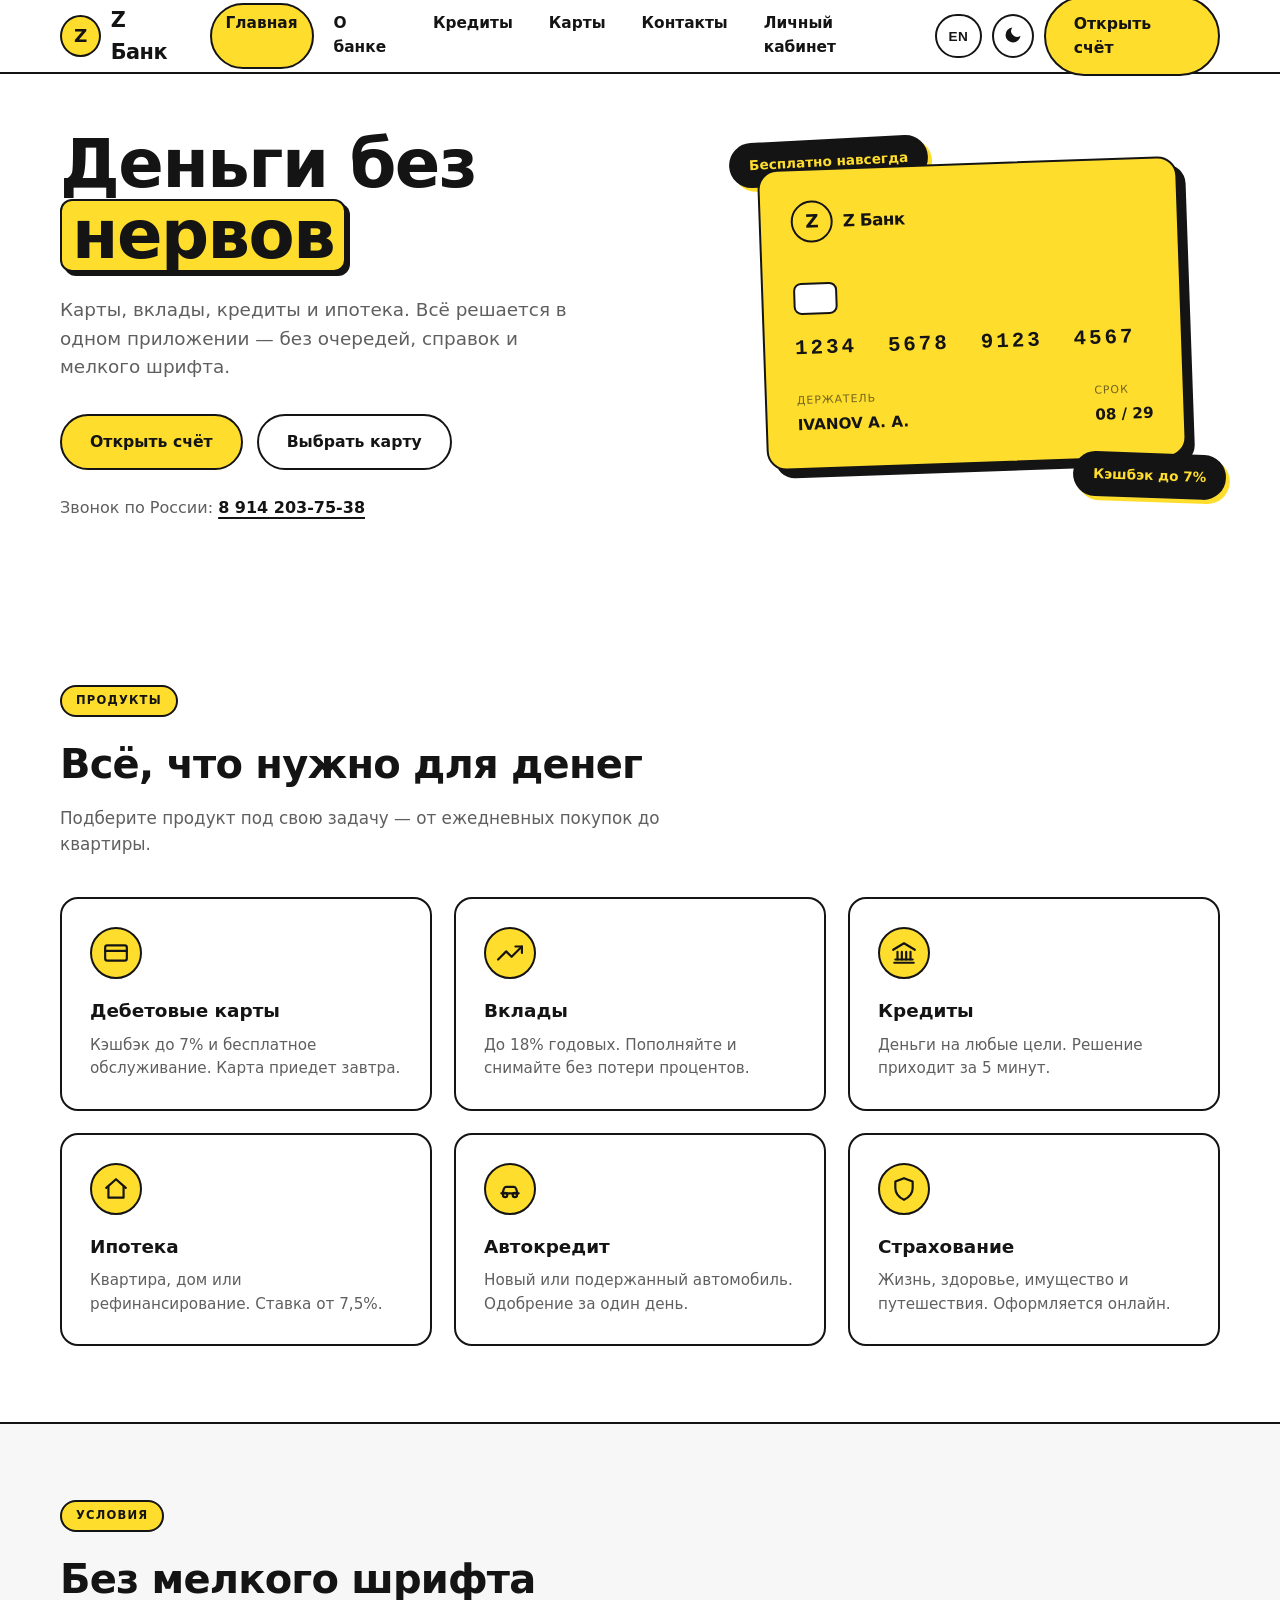
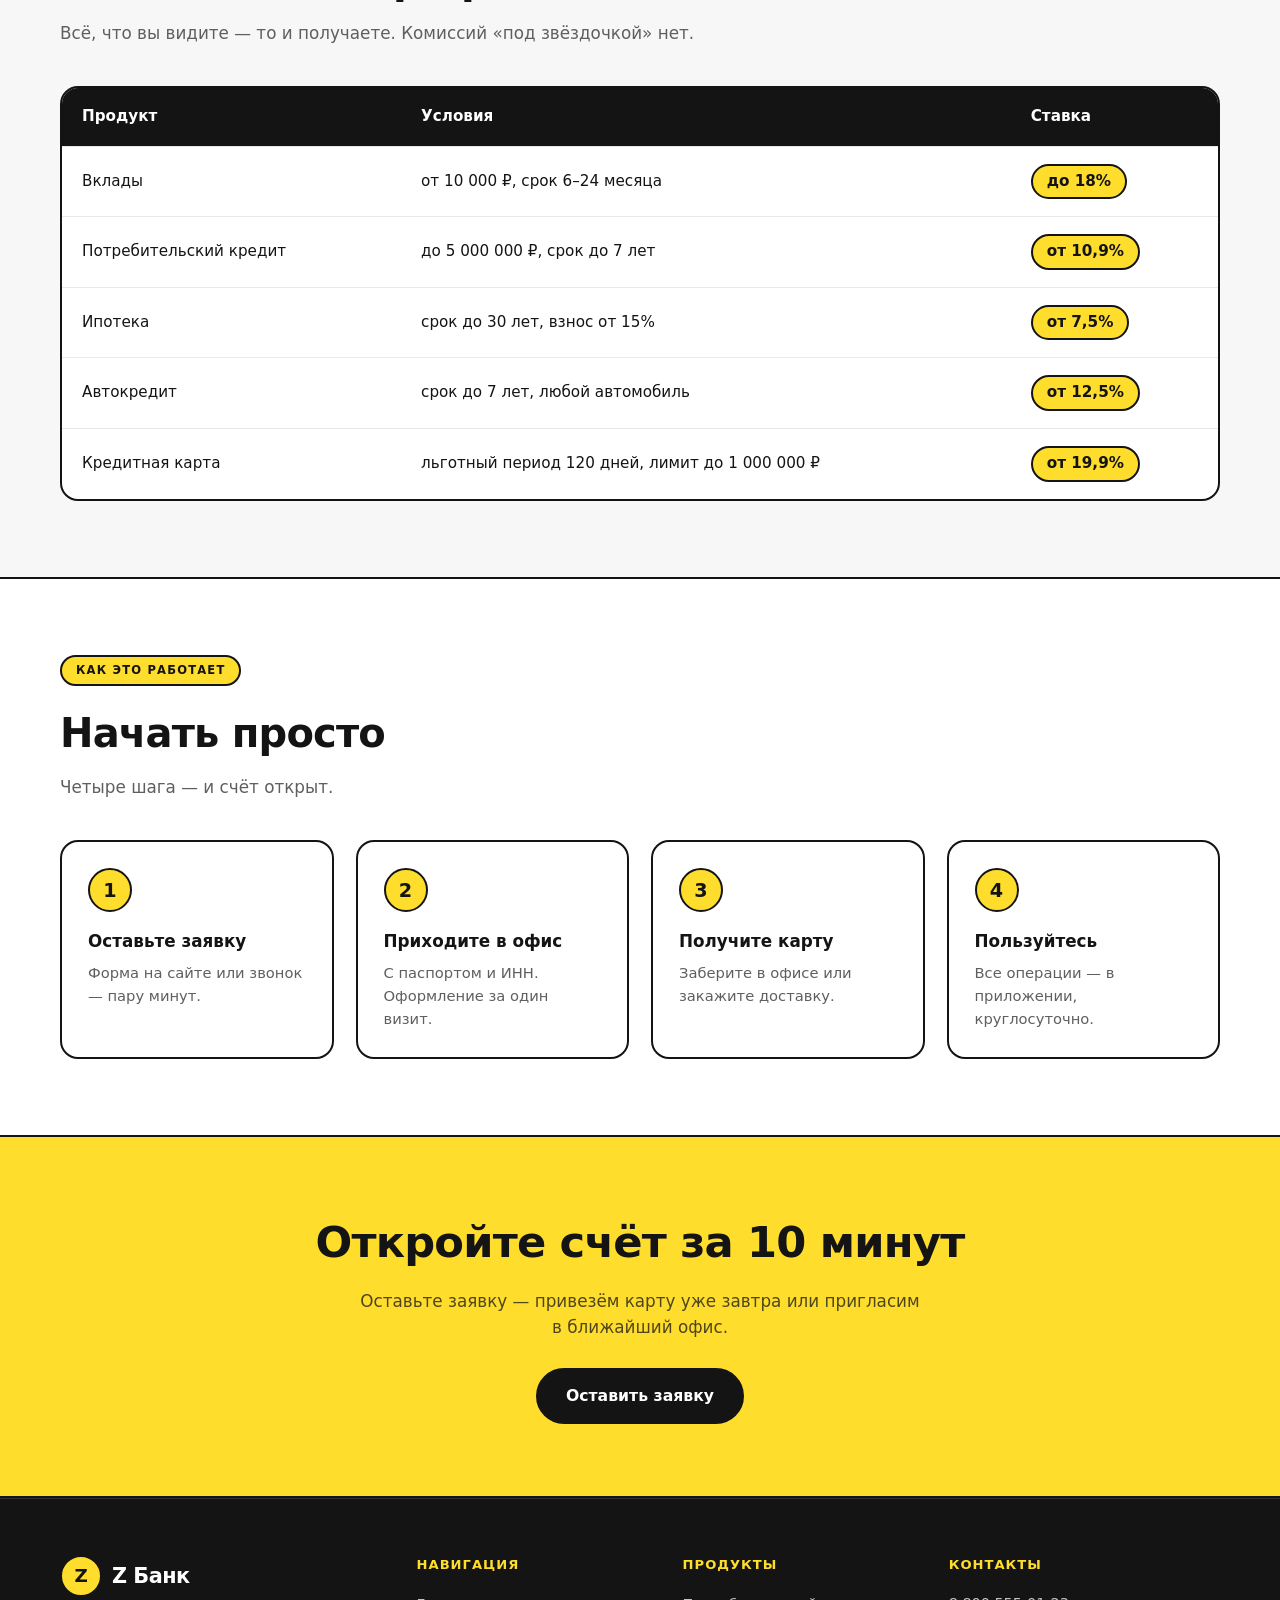
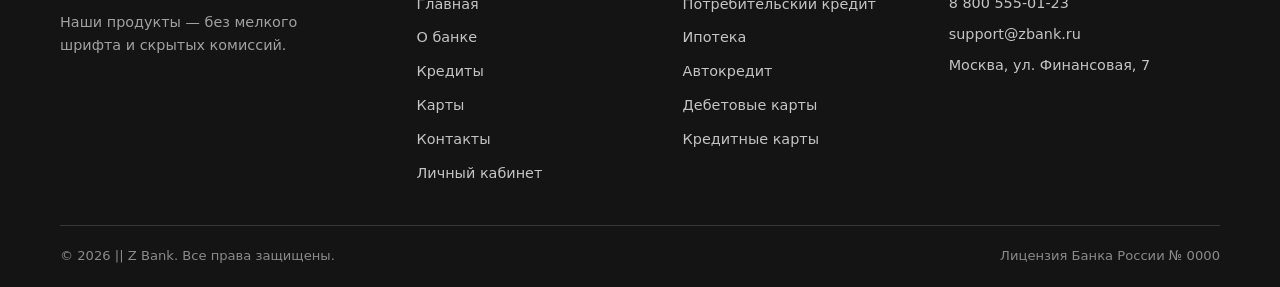
<file: index.html>
<!DOCTYPE html>
<html lang="ru">
<head>
  <meta charset="UTF-8" />
  <meta name="viewport" content="width=device-width, initial-scale=1.0" />
  <meta name="description" data-i18n="index.desc" content="Z Банк — карты, вклады, кредиты и ипотека. Всё решается в одном приложении." />
  <title data-i18n="index.meta">Z Банк — деньги без нервов</title>
  <script>
    try {
      var t = localStorage.getItem("zbank-theme");
      if (t === "dark" || (!t && window.matchMedia && window.matchMedia("(prefers-color-scheme: dark)").matches)) {
        document.documentElement.setAttribute("data-theme", "dark");
      }
    } catch (e) {}
  </script>
  <link rel="stylesheet" href="css/style.css" />
</head>
<body>

  <header id="site-header" class="site-header"></header>

  <main>
    <section class="hero">
      <div class="container hero-inner">
        <div>
          <h1><span data-i18n="index.hero.title1">Деньги без</span> <span class="hl" data-i18n="index.hero.title2">нервов</span></h1>
          <p class="lead" data-i18n="index.hero.lead">
            Карты, вклады, кредиты и ипотека. Всё решается в одном приложении —
            без очередей, справок и мелкого шрифта.
          </p>
          <div class="hero-buttons">
            <a href="contacts.html" class="btn btn-yellow" data-i18n="ui.openAccount">Открыть счёт</a>
            <a href="cards.html" class="btn" data-i18n="ui.selectCard">Выбрать карту</a>
          </div>
          <p class="hero-phone"><span data-i18n="index.hero.phoneLabel">Звонок по России:</span> <a href="tel:89142037538">8 914 203-75-38</a></p>
        </div>

        <div class="hero-card-wrap">
          <div class="float-badge fb-1" data-i18n="index.hero.badge1">Бесплатно навсегда</div>
          <div class="bank-card">
            <div class="card-top">
              <div class="logo"><span class="logo-mark">Z</span> Z&nbsp;Банк</div>
            </div>
            <div class="card-chip"></div>
            <div class="card-number">1234&nbsp; 5678&nbsp; 9123&nbsp; 4567</div>
            <div class="card-bottom">
              <div>
                <span data-i18n="index.card.holder">Держатель</span>
                <strong>IVANOV A. A.</strong>
              </div>
              <div>
                <span data-i18n="index.card.expiry">Срок</span>
                <strong>08 / 29</strong>
              </div>
            </div>
          </div>
          <div class="float-badge fb-2" data-i18n="index.hero.badge2">Кэшбэк до 7%</div>
        </div>
      </div>
    </section>

    <section class="section">
      <div class="container">
        <div class="section-head">
          <span class="section-label" data-i18n="index.products.label">Продукты</span>
          <h2 data-i18n="index.products.title">Всё, что нужно для денег</h2>
          <p data-i18n="index.products.subtitle">Подберите продукт под свою задачу — от ежедневных покупок до квартиры.</p>
        </div>
        <div class="grid-3">
          <div class="feature-card">
            <div class="feature-icon">
              <svg width="26" height="26" viewBox="0 0 24 24" fill="none" stroke="currentColor" stroke-width="2" stroke-linecap="round" stroke-linejoin="round"><rect x="2" y="5" width="20" height="14" rx="2"/><line x1="2" y1="10" x2="22" y2="10"/></svg>
            </div>
            <h3 data-i18n="products.debit">Дебетовые карты</h3>
            <p data-i18n="index.p1.desc">Кэшбэк до 7% и бесплатное обслуживание. Карта приедет завтра.</p>
          </div>
          <div class="feature-card">
            <div class="feature-icon">
              <svg width="26" height="26" viewBox="0 0 24 24" fill="none" stroke="currentColor" stroke-width="2" stroke-linecap="round" stroke-linejoin="round"><polyline points="23 6 13.5 15.5 8.5 10.5 1 18"/><polyline points="17 6 23 6 23 12"/></svg>
            </div>
            <h3 data-i18n="products.deposits">Вклады</h3>
            <p data-i18n="index.p2.desc">До 18% годовых. Пополняйте и снимайте без потери процентов.</p>
          </div>
          <div class="feature-card">
            <div class="feature-icon">
              <svg width="26" height="26" viewBox="0 0 24 24" fill="none" stroke="currentColor" stroke-width="2" stroke-linecap="round" stroke-linejoin="round"><path d="M3 21h18"/><path d="M4 18h16"/><path d="M6 18v-7"/><path d="M10 18v-7"/><path d="M14 18v-7"/><path d="M18 18v-7"/><path d="M2 9l10-6 10 6"/></svg>
            </div>
            <h3 data-i18n="products.loans">Кредиты</h3>
            <p data-i18n="index.p3.desc">Деньги на любые цели. Решение приходит за 5 минут.</p>
          </div>
          <div class="feature-card">
            <div class="feature-icon">
              <svg width="26" height="26" viewBox="0 0 24 24" fill="none" stroke="currentColor" stroke-width="2" stroke-linecap="round" stroke-linejoin="round"><path d="M3 11l9-8 9 8"/><path d="M5 10v10h14V10"/></svg>
            </div>
            <h3 data-i18n="products.mortgage">Ипотека</h3>
            <p data-i18n="index.p4.desc">Квартира, дом или рефинансирование. Ставка от 7,5%.</p>
          </div>
          <div class="feature-card">
            <div class="feature-icon">
              <svg width="26" height="26" viewBox="0 0 24 24" fill="none" stroke="currentColor" stroke-width="2" stroke-linecap="round" stroke-linejoin="round"><path d="M5 16l1.5-4.5A2 2 0 0 1 8.4 10h7.2a2 2 0 0 1 1.9 1.5L19 16"/><path d="M4 16h16"/><circle cx="7.5" cy="17.5" r="2"/><circle cx="16.5" cy="17.5" r="2"/></svg>
            </div>
            <h3 data-i18n="products.auto">Автокредит</h3>
            <p data-i18n="index.p5.desc">Новый или подержанный автомобиль. Одобрение за один день.</p>
          </div>
          <div class="feature-card">
            <div class="feature-icon">
              <svg width="26" height="26" viewBox="0 0 24 24" fill="none" stroke="currentColor" stroke-width="2" stroke-linecap="round" stroke-linejoin="round"><path d="M12 2l8 3v6c0 5-3.4 8.7-8 11-4.6-2.3-8-6-8-11V5z"/></svg>
            </div>
            <h3 data-i18n="products.insurance">Страхование</h3>
            <p data-i18n="index.p6.desc">Жизнь, здоровье, имущество и путешествия. Оформляется онлайн.</p>
          </div>
        </div>
      </div>
    </section>

    <section class="section section-alt">
      <div class="container">
        <div class="section-head">
          <span class="section-label" data-i18n="index.terms.label">Условия</span>
          <h2 data-i18n="index.terms.title">Без мелкого шрифта</h2>
          <p data-i18n="index.terms.subtitle">Всё, что вы видите — то и получаете. Комиссий «под звёздочкой» нет.</p>
        </div>
        <table class="rates">
          <thead>
            <tr>
              <th data-i18n="index.terms.colProduct">Продукт</th>
              <th data-i18n="index.terms.colTerms">Условия</th>
              <th data-i18n="index.terms.colRate">Ставка</th>
            </tr>
          </thead>
          <tbody>
            <tr>
              <td data-i18n="products.deposits">Вклад</td>
              <td data-i18n="index.tr1.terms">от 10 000 ₽, срок 6–24 месяца</td>
              <td><span class="rate-value">до 18%</span></td>
            </tr>
            <tr>
              <td data-i18n="products.consumer">Потребительский кредит</td>
              <td data-i18n="index.tr2.terms">до 5 000 000 ₽, срок до 7 лет</td>
              <td><span class="rate-value">от 10,9%</span></td>
            </tr>
            <tr>
              <td data-i18n="products.mortgage">Ипотека</td>
              <td data-i18n="index.tr3.terms">срок до 30 лет, взнос от 15%</td>
              <td><span class="rate-value">от 7,5%</span></td>
            </tr>
            <tr>
              <td data-i18n="products.auto">Автокредит</td>
              <td data-i18n="index.tr4.terms">срок до 7 лет, любой автомобиль</td>
              <td><span class="rate-value">от 12,5%</span></td>
            </tr>
            <tr>
              <td data-i18n="index.tr5.name">Кредитная карта</td>
              <td data-i18n="index.tr5.terms">льготный период 120 дней, лимит до 1 000 000 ₽</td>
              <td><span class="rate-value">от 19,9%</span></td>
            </tr>
          </tbody>
        </table>
      </div>
    </section>

    <section class="section">
      <div class="container">
        <div class="section-head">
          <span class="section-label" data-i18n="index.steps.label">Как это работает</span>
          <h2 data-i18n="index.steps.title">Начать просто</h2>
          <p data-i18n="index.steps.subtitle">Четыре шага — и счёт открыт.</p>
        </div>
        <div class="steps">
          <div class="step-card">
            <div class="step-num">1</div>
            <h3 data-i18n="index.s1.title">Оставьте заявку</h3>
            <p data-i18n="index.s1.desc">Форма на сайте или звонок — пару минут.</p>
          </div>
          <div class="step-card">
            <div class="step-num">2</div>
            <h3 data-i18n="index.s2.title">Приходите в офис</h3>
            <p data-i18n="index.s2.desc">С паспортом и ИНН. Оформление за один визит.</p>
          </div>
          <div class="step-card">
            <div class="step-num">3</div>
            <h3 data-i18n="index.s3.title">Получите карту</h3>
            <p data-i18n="index.s3.desc">Заберите в офисе или закажите доставку.</p>
          </div>
          <div class="step-card">
            <div class="step-num">4</div>
            <h3 data-i18n="index.s4.title">Пользуйтесь</h3>
            <p data-i18n="index.s4.desc">Все операции — в приложении, круглосуточно.</p>
          </div>
        </div>
      </div>
    </section>

    <section class="cta-band">
      <div class="container">
        <h2 data-i18n="index.cta.title">Откройте счёт за 10 минут</h2>
        <p data-i18n="index.cta.desc">Оставьте заявку — привезём карту уже завтра или пригласим в ближайший офис.</p>
        <a href="contacts.html" class="btn btn-dark" data-i18n="ui.request">Оставить заявку</a>
      </div>
    </section>
  </main>

  <footer id="site-footer" class="site-footer"></footer>

  <script src="js/main.js"></script>
</body>
</html>
</file>
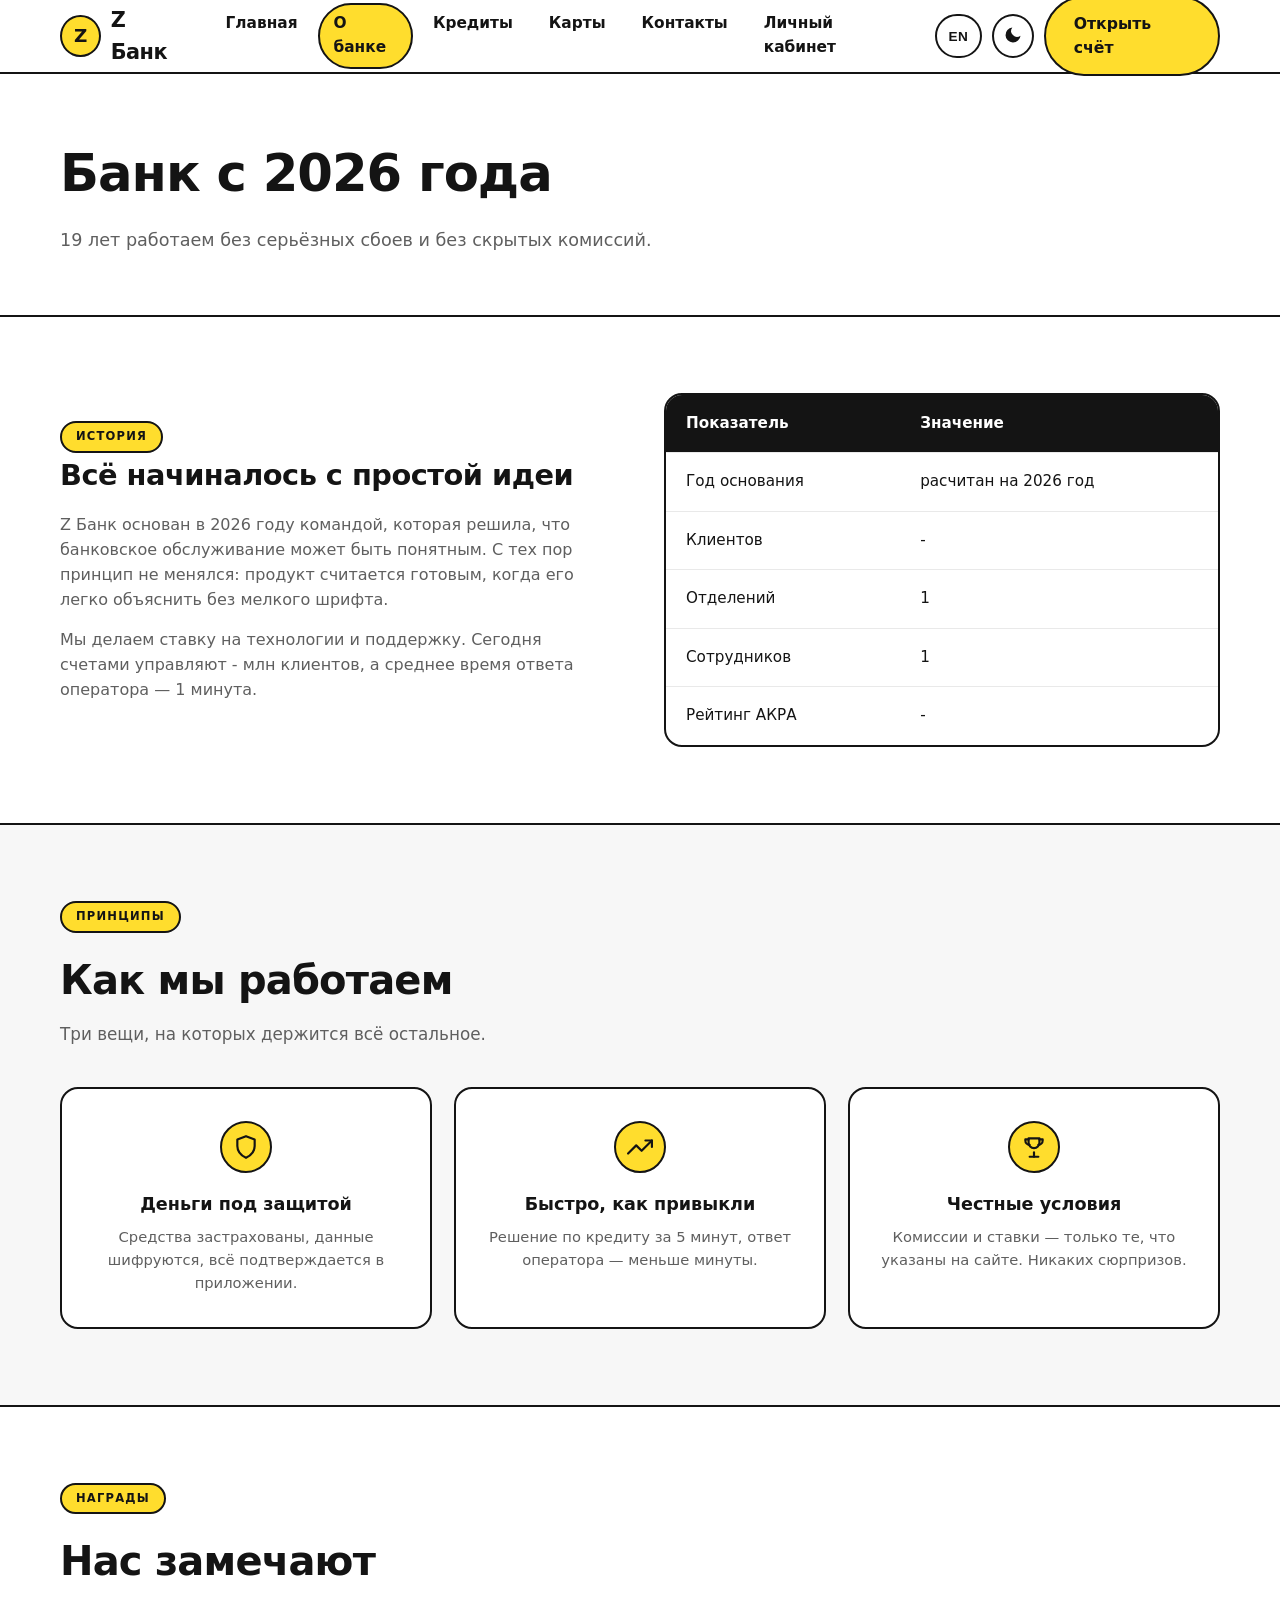
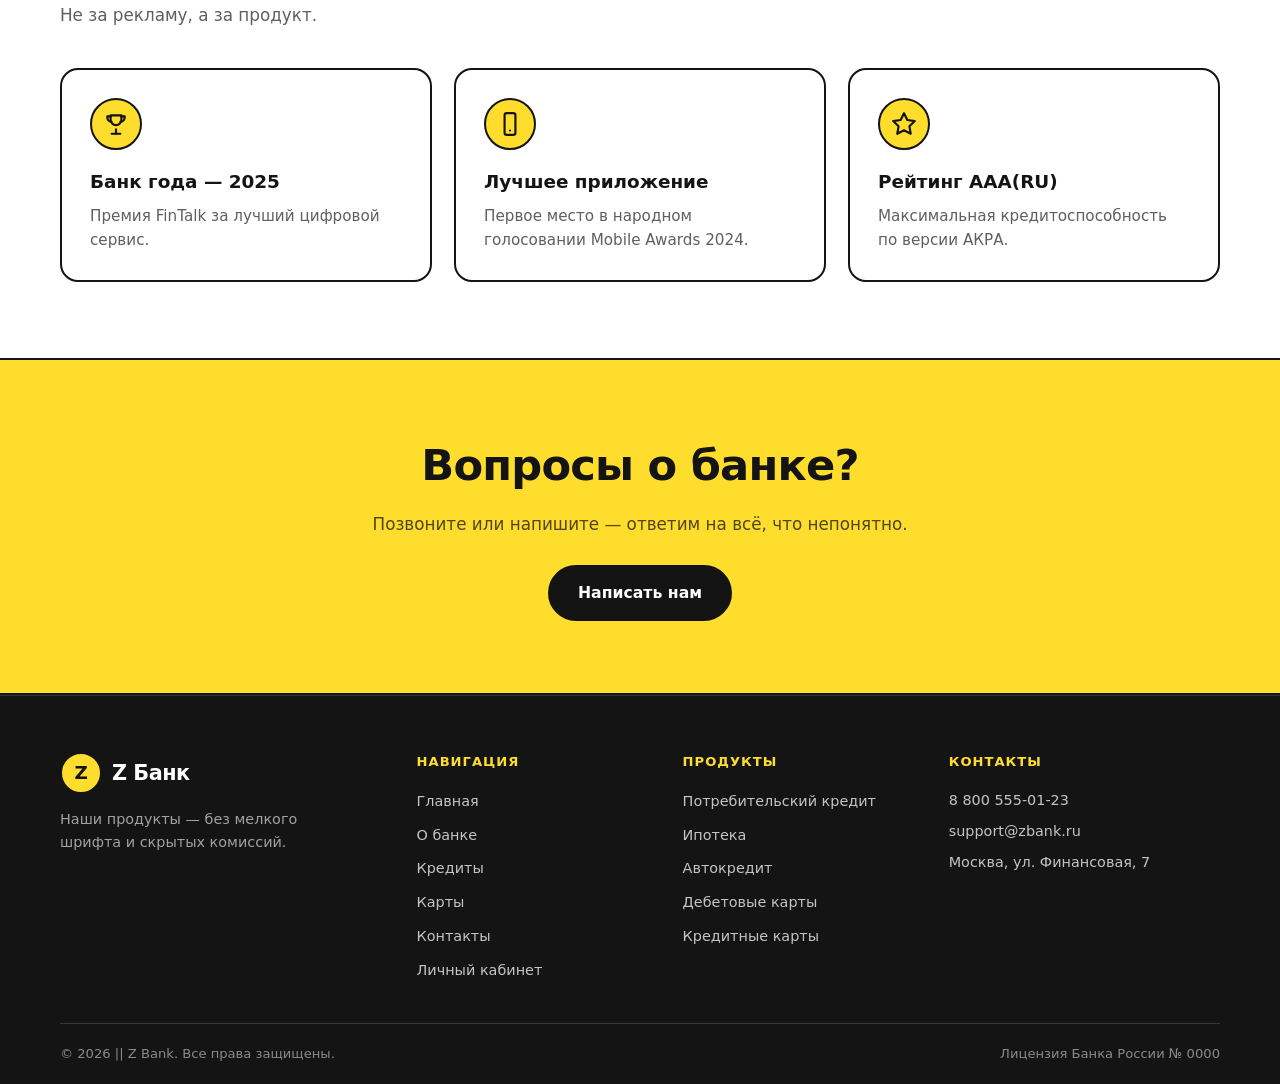
<file: about.html>
<!DOCTYPE html>
<html lang="ru">
<head>
  <meta charset="UTF-8" />
  <meta name="viewport" content="width=device-width, initial-scale=1.0" />
  <meta name="description" data-i18n="about.desc" content="О банке Z Банк: история с 2005 года, ключевые показатели и принципы работы." />
  <title data-i18n="about.title">О банке — Z Банк</title>
  <script>
    try {
      var t = localStorage.getItem("zbank-theme");
      if (t === "dark" || (!t && window.matchMedia && window.matchMedia("(prefers-color-scheme: dark)").matches)) {
        document.documentElement.setAttribute("data-theme", "dark");
      }
    } catch (e) {}
  </script>
  <link rel="stylesheet" href="css/style.css" />
</head>
<body>

  <header id="site-header" class="site-header"></header>

  <main>
    <section class="page-hero">
      <div class="container">
        <h1 data-i18n="about.hero.title">Банк с 2026 года</h1>
        <p data-i18n="about.hero.desc">19 лет работаем без серьёзных сбоев и без скрытых коми</p>
      </div>
    </section>

    <section class="section">
      <div class="container about-story">
        <div>
          <span class="section-label" data-i18n="about.story.label">История</span>
          <h2 data-i18n="about.story.title">Всё начиналось с простой идеи</h2>
          <p data-i18n="about.story.p1">
            Z Банк основан в 2005 году командой, которая решила, что банковское
            обслуживание может быть понятным. С тех пор принцип не менялся:
            продукт считается готовым, когда его легко объяснить без мелкого шрифта.
          </p>
          <p data-i18n="about.story.p2">
            Мы делаем ставку на технологии и поддержку. Сегодня счетами управляют
            2,4 млн клиентов, а среднее время ответа оператора — 40 секунд.
          </p>
        </div>
        <div>
          <table class="rates">
            <thead>
              <tr>
              <th data-i18n="about.tbl.col1">Показатель</th>
              <th data-i18n="about.tbl.col2">Значение</th>
            </tr>
          </thead>
          <tbody>
            <tr><td data-i18n="about.tbl.founded">Год основания</td><td> расчитан на 2026 год</td></tr>
            <tr><td data-i18n="about.tbl.clients">Клиентов</td><td>-</td></tr>
            <tr><td data-i18n="about.tbl.branches">Отделений</td><td>1</td></tr>
            <tr><td data-i18n="about.tbl.staff">Сотрудников</td><td>1</td></tr>
            <tr><td data-i18n="about.tbl.rating">Рейтинг АКРА</td><td>-</td></tr>
          </tbody>
          </table>
        </div>
      </div>
    </section>

    <section class="section section-alt">
      <div class="container">
        <div class="section-head">
          <span class="section-label" data-i18n="about.principles.label">Принципы</span>
          <h2 data-i18n="about.principles.title">Как мы работаем</h2>
          <p data-i18n="about.principles.subtitle">Три вещи, на которых держится всё остальное.</p>
        </div>
        <div class="about-values">
          <div class="value-card">
            <div class="feature-icon">
              <svg width="26" height="26" viewBox="0 0 24 24" fill="none" stroke="currentColor" stroke-width="2" stroke-linecap="round" stroke-linejoin="round"><path d="M12 2l8 3v6c0 5-3.4 8.7-8 11-4.6-2.3-8-6-8-11V5z"/></svg>
            </div>
            <h3 data-i18n="about.v1.title">Деньги под защитой</h3>
            <p data-i18n="about.v1.desc">Средства застрахованы, данные шифруются, всё подтверждается в приложении.</p>
          </div>
          <div class="value-card">
            <div class="feature-icon">
              <svg width="26" height="26" viewBox="0 0 24 24" fill="none" stroke="currentColor" stroke-width="2" stroke-linecap="round" stroke-linejoin="round"><polyline points="23 6 13.5 15.5 8.5 10.5 1 18"/><polyline points="17 6 23 6 23 12"/></svg>
            </div>
            <h3 data-i18n="about.v2.title">Быстро, как привыкли</h3>
            <p data-i18n="about.v2.desc">Решение по кредиту за 5 минут, ответ оператора — меньше минуты.</p>
          </div>
          <div class="value-card">
            <div class="feature-icon">
              <svg width="26" height="26" viewBox="0 0 24 24" fill="none" stroke="currentColor" stroke-width="2" stroke-linecap="round" stroke-linejoin="round"><path d="M8 21h8"/><path d="M12 17v4"/><path d="M7 4h10v4a5 5 0 0 1-10 0z"/><path d="M7 5H4v1a4 4 0 0 0 4 4"/><path d="M17 5h3v1a4 4 0 0 1-4 4"/></svg>
            </div>
            <h3 data-i18n="about.v3.title">Честные условия</h3>
            <p data-i18n="about.v3.desc">Комиссии и ставки — только те, что указаны на сайте. Никаких сюрпризов.</p>
          </div>
        </div>
      </div>
    </section>

    <section class="section">
      <div class="container">
        <div class="section-head">
          <span class="section-label" data-i18n="about.awards.label">Награды</span>
          <h2 data-i18n="about.awards.title">Нас замечают</h2>
          <p data-i18n="about.awards.subtitle">Не за рекламу, а за продукт.</p>
        </div>
        <div class="grid-3">
          <div class="feature-card">
            <div class="feature-icon">
              <svg width="26" height="26" viewBox="0 0 24 24" fill="none" stroke="currentColor" stroke-width="2" stroke-linecap="round" stroke-linejoin="round"><path d="M8 21h8"/><path d="M12 17v4"/><path d="M7 4h10v4a5 5 0 0 1-10 0z"/><path d="M7 5H4v1a4 4 0 0 0 4 4"/><path d="M17 5h3v1a4 4 0 0 1-4 4"/></svg>
            </div>
            <h3 data-i18n="about.a1.title">Банк года — 2025</h3>
            <p data-i18n="about.a1.desc">Премия FinTalk за лучший цифровой сервис.</p>
          </div>
          <div class="feature-card">
            <div class="feature-icon">
              <svg width="26" height="26" viewBox="0 0 24 24" fill="none" stroke="currentColor" stroke-width="2" stroke-linecap="round" stroke-linejoin="round"><rect x="7" y="2" width="10" height="20" rx="2"/><line x1="12" y1="18" x2="12" y2="18"/></svg>
            </div>
            <h3 data-i18n="about.a2.title">Лучшее приложение</h3>
            <p data-i18n="about.a2.desc">Первое место в народном голосовании Mobile Awards 2024.</p>
          </div>
          <div class="feature-card">
            <div class="feature-icon">
              <svg width="26" height="26" viewBox="0 0 24 24" fill="none" stroke="currentColor" stroke-width="2" stroke-linecap="round" stroke-linejoin="round"><polygon points="12 2 15.1 8.3 22 9.3 17 14.1 18.2 21 12 17.8 5.8 21 7 14.1 2 9.3 8.9 8.3"/></svg>
            </div>
            <h3 data-i18n="about.a3.title">Рейтинг AAA(RU)</h3>
            <p data-i18n="about.a3.desc">Максимальная кредитоспособность по версии АКРА.</p>
          </div>
        </div>
      </div>
    </section>

    <section class="cta-band">
      <div class="container">
        <h2 data-i18n="about.cta.title">Вопросы о банке?</h2>
        <p data-i18n="about.cta.desc">Позвоните или напишите — ответим на всё, что непонятно.</p>
        <a href="contacts.html" class="btn btn-dark" data-i18n="ui.writeUs">Написать нам</a>
      </div>
    </section>
  </main>

  <footer id="site-footer" class="site-footer"></footer>

  <script src="js/main.js"></script>
</body>
</html>
</file>
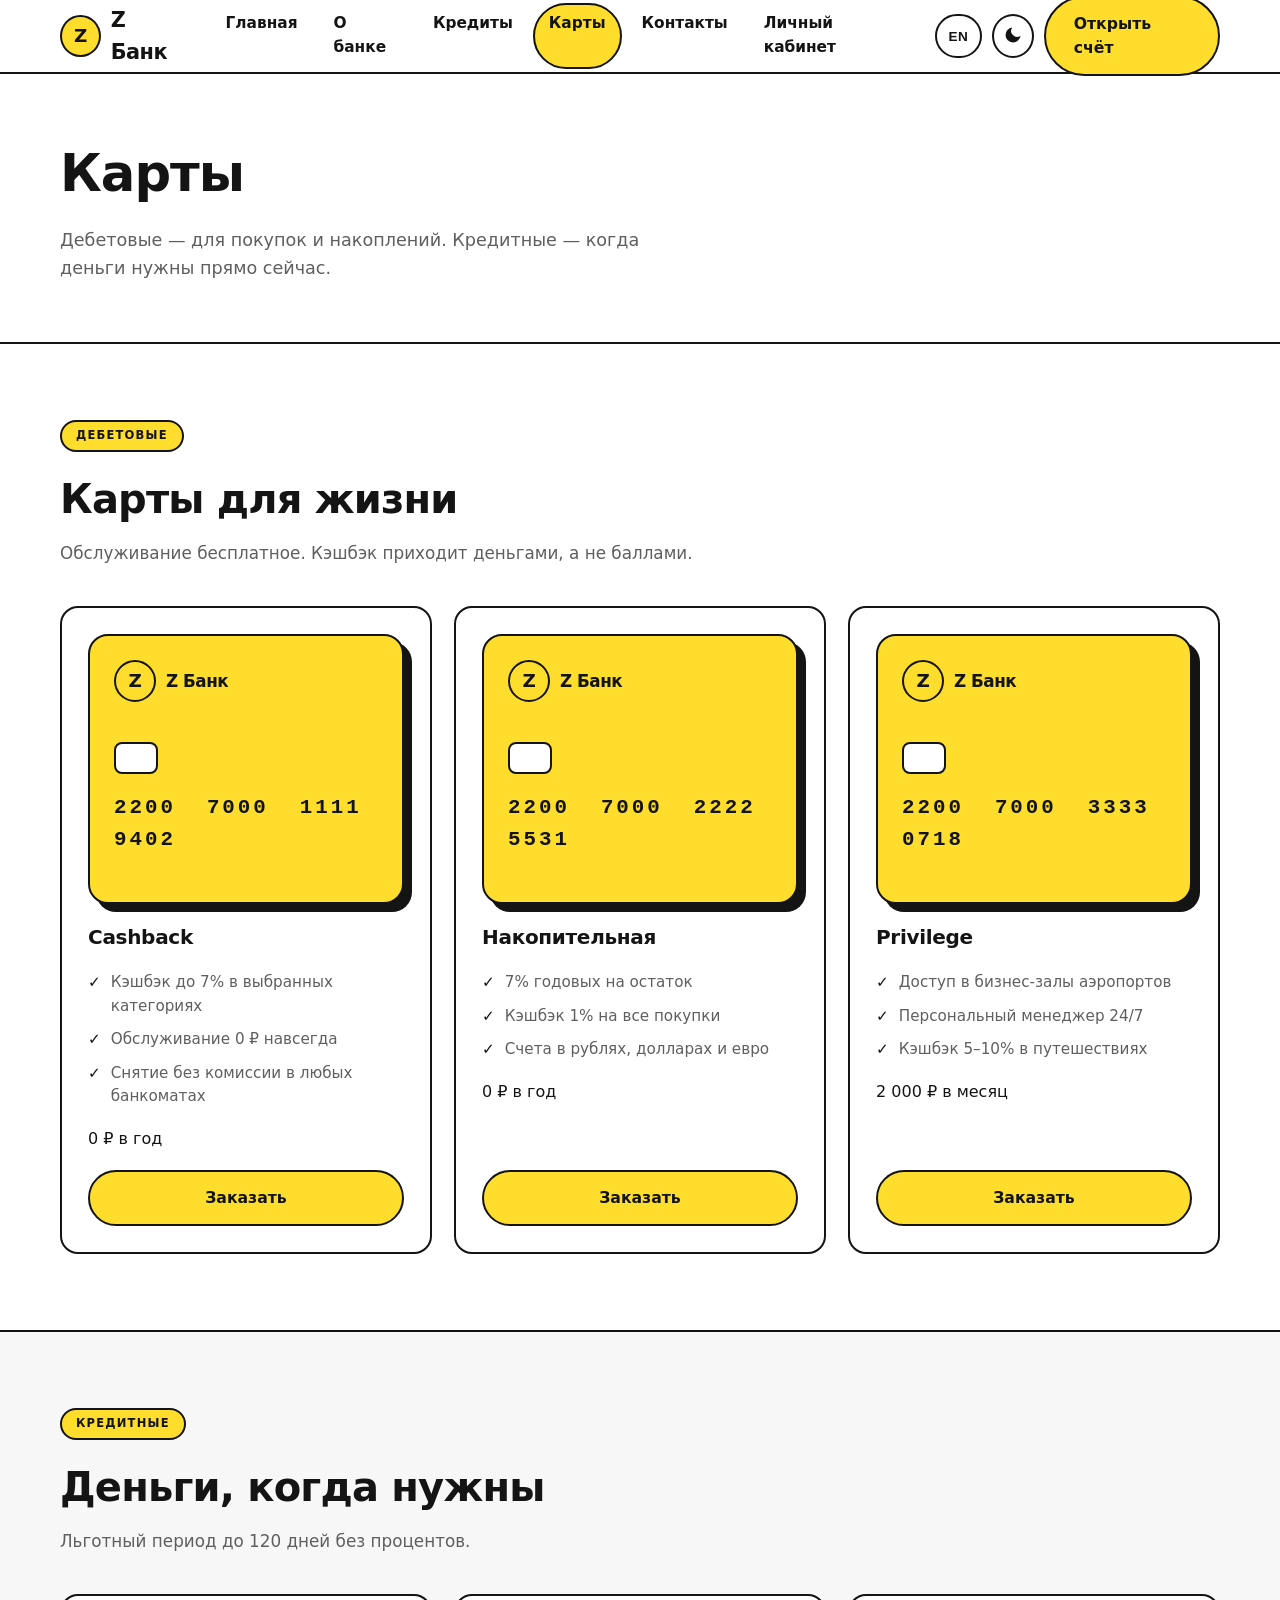
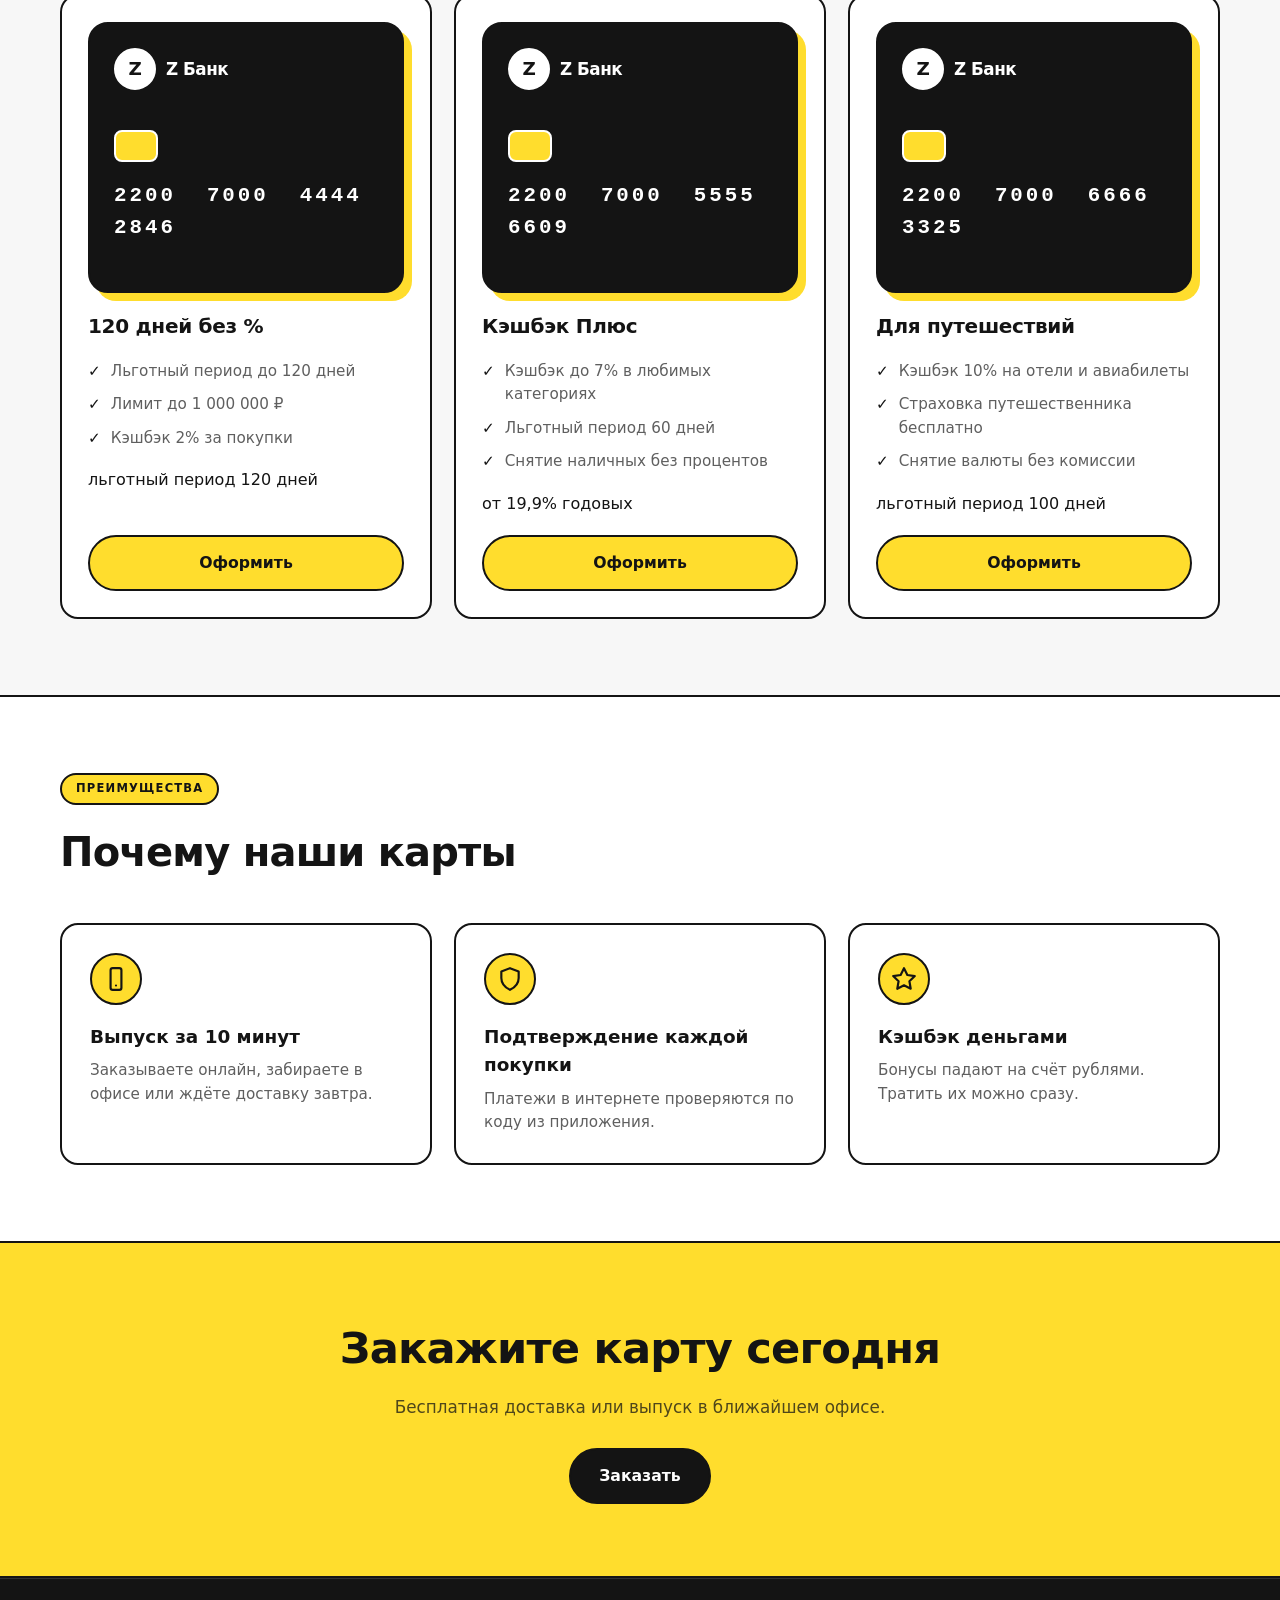
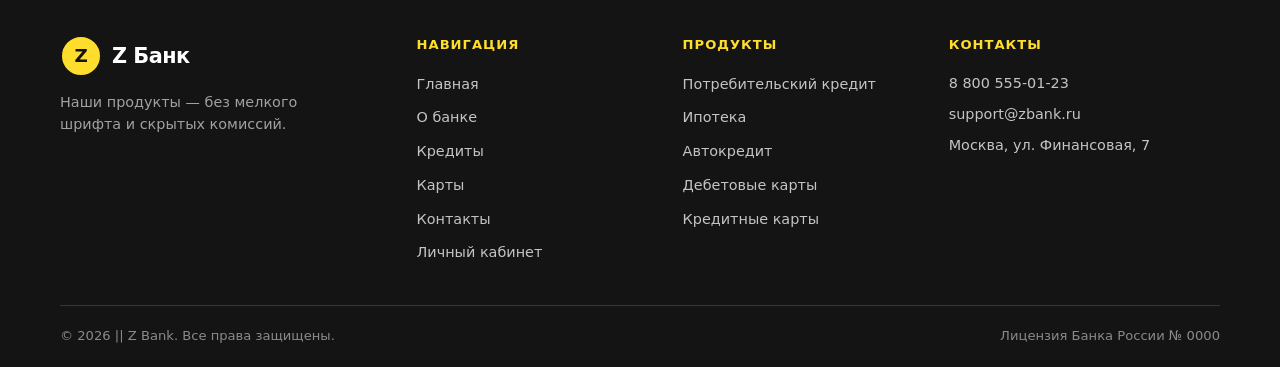
<file: cards.html>
<!DOCTYPE html>
<html lang="ru">
<head>
  <meta charset="UTF-8" />
  <meta name="viewport" content="width=device-width, initial-scale=1.0" />
  <meta name="description" data-i18n="cards.desc" content="Дебетовые и кредитные карты Z Банка: кэшбэк до 7%, бесплатное обслуживание, льготный период 120 дней." />
  <title data-i18n="cards.title">Карты — Z Банк</title>
  <script>
    try {
      var t = localStorage.getItem("zbank-theme");
      if (t === "dark" || (!t && window.matchMedia && window.matchMedia("(prefers-color-scheme: dark)").matches)) {
        document.documentElement.setAttribute("data-theme", "dark");
      }
    } catch (e) {}
  </script>
  <link rel="stylesheet" href="css/style.css" />
</head>
<body>

  <header id="site-header" class="site-header"></header>

  <main>
    <section class="page-hero">
      <div class="container">
        <h1 data-i18n="cards.hero.title">Карты</h1>
        <p data-i18n="cards.hero.desc">Дебетовые — для покупок и накоплений. Кредитные — когда деньги нужны прямо сейчас.</p>
      </div>
    </section>

    <section class="section">
      <div class="container">
        <div class="section-head">
          <span class="section-label" data-i18n="cards.debit.label">Дебетовые</span>
          <h2 data-i18n="cards.debit.title">Карты для жизни</h2>
          <p data-i18n="cards.debit.subtitle">Обслуживание бесплатное. Кэшбэк приходит деньгами, а не баллами.</p>
        </div>
        <div class="grid-3">
          <div class="card-product">
            <div class="bank-card">
              <div class="card-top">
                <div class="logo"><span class="logo-mark">Z</span> Z&nbsp;Банк</div>
              </div>
              <div class="card-chip"></div>
              <div class="card-number">2200&nbsp; 7000&nbsp; 1111&nbsp; 9402</div>
            </div>
            <h3>Cashback</h3>
            <ul class="feature-list">
              <li data-i18n="cards.c1.f1">Кэшбэк до 7% в выбранных категориях</li>
              <li data-i18n="cards.c1.f2">Обслуживание 0 ₽ навсегда</li>
              <li data-i18n="cards.c1.f3">Снятие без комиссии в любых банкоматах</li>
            </ul>
            <p class="price" data-i18n="cards.price.freeYear">0 ₽ в год</p>
            <a href="contacts.html" class="btn btn-yellow" data-i18n="ui.order">Заказать</a>
          </div>

          <div class="card-product">
            <div class="bank-card">
              <div class="card-top">
                <div class="logo"><span class="logo-mark">Z</span> Z&nbsp;Банк</div>
              </div>
              <div class="card-chip"></div>
              <div class="card-number">2200&nbsp; 7000&nbsp; 2222&nbsp; 5531</div>
            </div>
            <h3 data-i18n="cards.c2.name">Накопительная</h3>
            <ul class="feature-list">
              <li data-i18n="cards.c2.f1">7% годовых на остаток</li>
              <li data-i18n="cards.c2.f2">Кэшбэк 1% на все покупки</li>
              <li data-i18n="cards.c2.f3">Счета в рублях, долларах и евро</li>
            </ul>
            <p class="price" data-i18n="cards.price.freeYear">0 ₽ в год</p>
            <a href="contacts.html" class="btn btn-yellow" data-i18n="ui.order">Заказать</a>
          </div>

          <div class="card-product">
            <div class="bank-card">
              <div class="card-top">
                <div class="logo"><span class="logo-mark">Z</span> Z&nbsp;Банк</div>
              </div>
              <div class="card-chip"></div>
              <div class="card-number">2200&nbsp; 7000&nbsp; 3333&nbsp; 0718</div>
            </div>
            <h3>Privilege</h3>
            <ul class="feature-list">
              <li data-i18n="cards.c3.f1">Доступ в бизнес-залы аэропортов</li>
              <li data-i18n="cards.c3.f2">Персональный менеджер 24/7</li>
              <li data-i18n="cards.c3.f3">Кэшбэк 5–10% в путешествиях</li>
            </ul>
            <p class="price" data-i18n="cards.price.month">2 000 ₽ в месяц</p>
            <a href="contacts.html" class="btn btn-yellow" data-i18n="ui.order">Заказать</a>
          </div>
        </div>
      </div>
    </section>

    <section class="section section-alt">
      <div class="container">
        <div class="section-head">
          <span class="section-label" data-i18n="cards.credit.label">Кредитные</span>
          <h2 data-i18n="cards.credit.title">Деньги, когда нужны</h2>
          <p data-i18n="cards.credit.subtitle">Льготный период до 120 дней без процентов.</p>
        </div>
        <div class="grid-3">
          <div class="card-product">
            <div class="bank-card bank-card--dark">
              <div class="card-top">
                <div class="logo"><span class="logo-mark">Z</span> Z&nbsp;Банк</div>
              </div>
              <div class="card-chip"></div>
              <div class="card-number">2200&nbsp; 7000&nbsp; 4444&nbsp; 2846</div>
            </div>
            <h3 data-i18n="cards.c4.name">120 дней без %</h3>
            <ul class="feature-list">
              <li data-i18n="cards.c4.f1">Льготный период до 120 дней</li>
              <li data-i18n="cards.c4.f2">Лимит до 1 000 000 ₽</li>
              <li data-i18n="cards.c4.f3">Кэшбэк 2% за покупки</li>
            </ul>
            <p class="price" data-i18n="cards.price.grace120">льготный период 120 дней</p>
            <a href="contacts.html" class="btn btn-yellow" data-i18n="ui.apply">Оформить</a>
          </div>

          <div class="card-product">
            <div class="bank-card bank-card--dark">
              <div class="card-top">
                <div class="logo"><span class="logo-mark">Z</span> Z&nbsp;Банк</div>
              </div>
              <div class="card-chip"></div>
              <div class="card-number">2200&nbsp; 7000&nbsp; 5555&nbsp; 6609</div>
            </div>
            <h3 data-i18n="cards.c5.name">Кэшбэк Плюс</h3>
            <ul class="feature-list">
              <li data-i18n="cards.c5.f1">Кэшбэк до 7% в любимых категориях</li>
              <li data-i18n="cards.c5.f2">Льготный период 60 дней</li>
              <li data-i18n="cards.c5.f3">Снятие наличных без процентов</li>
            </ul>
            <p class="price" data-i18n="cards.price.fromRate">от 19,9% годовых</p>
            <a href="contacts.html" class="btn btn-yellow" data-i18n="ui.apply">Оформить</a>
          </div>

          <div class="card-product">
            <div class="bank-card bank-card--dark">
              <div class="card-top">
                <div class="logo"><span class="logo-mark">Z</span> Z&nbsp;Банк</div>
              </div>
              <div class="card-chip"></div>
              <div class="card-number">2200&nbsp; 7000&nbsp; 6666&nbsp; 3325</div>
            </div>
            <h3 data-i18n="cards.c6.name">Для путешествий</h3>
            <ul class="feature-list">
              <li data-i18n="cards.c6.f1">Кэшбэк 10% на отели и авиабилеты</li>
              <li data-i18n="cards.c6.f2">Страховка путешественника бесплатно</li>
              <li data-i18n="cards.c6.f3">Снятие валюты без комиссии</li>
            </ul>
            <p class="price" data-i18n="cards.price.grace100">льготный период 100 дней</p>
            <a href="contacts.html" class="btn btn-yellow" data-i18n="ui.apply">Оформить</a>
          </div>
        </div>
      </div>
    </section>

    <section class="section">
      <div class="container">
        <div class="section-head">
          <span class="section-label" data-i18n="cards.benefits.label">Преимущества</span>
          <h2 data-i18n="cards.benefits.title">Почему наши карты</h2>
        </div>
        <div class="grid-3">
          <div class="feature-card">
            <div class="feature-icon">
              <svg width="26" height="26" viewBox="0 0 24 24" fill="none" stroke="currentColor" stroke-width="2" stroke-linecap="round" stroke-linejoin="round"><rect x="7" y="2" width="10" height="20" rx="2"/><line x1="12" y1="18" x2="12" y2="18"/></svg>
            </div>
            <h3 data-i18n="cards.b1.title">Выпуск за 10 минут</h3>
            <p data-i18n="cards.b1.desc">Заказываете онлайн, забираете в офисе или ждёте доставку завтра.</p>
          </div>
          <div class="feature-card">
            <div class="feature-icon">
              <svg width="26" height="26" viewBox="0 0 24 24" fill="none" stroke="currentColor" stroke-width="2" stroke-linecap="round" stroke-linejoin="round"><path d="M12 2l8 3v6c0 5-3.4 8.7-8 11-4.6-2.3-8-6-8-11V5z"/></svg>
            </div>
            <h3 data-i18n="cards.b2.title">Подтверждение каждой покупки</h3>
            <p data-i18n="cards.b2.desc">Платежи в интернете проверяются по коду из приложения.</p>
          </div>
          <div class="feature-card">
            <div class="feature-icon">
              <svg width="26" height="26" viewBox="0 0 24 24" fill="none" stroke="currentColor" stroke-width="2" stroke-linecap="round" stroke-linejoin="round"><polygon points="12 2 15.1 8.3 22 9.3 17 14.1 18.2 21 12 17.8 5.8 21 7 14.1 2 9.3 8.9 8.3"/></svg>
            </div>
            <h3 data-i18n="cards.b3.title">Кэшбэк деньгами</h3>
            <p data-i18n="cards.b3.desc">Бонусы падают на счёт рублями. Тратить их можно сразу.</p>
          </div>
        </div>
      </div>
    </section>

    <section class="cta-band">
      <div class="container">
        <h2 data-i18n="cards.cta.title">Закажите карту сегодня</h2>
        <p data-i18n="cards.cta.desc">Бесплатная доставка или выпуск в ближайшем офисе.</p>
        <a href="contacts.html" class="btn btn-dark" data-i18n="ui.order">Заказать</a>
      </div>
    </section>
  </main>

  <footer id="site-footer" class="site-footer"></footer>

  <script src="js/main.js"></script>
</body>
</html>
</file>
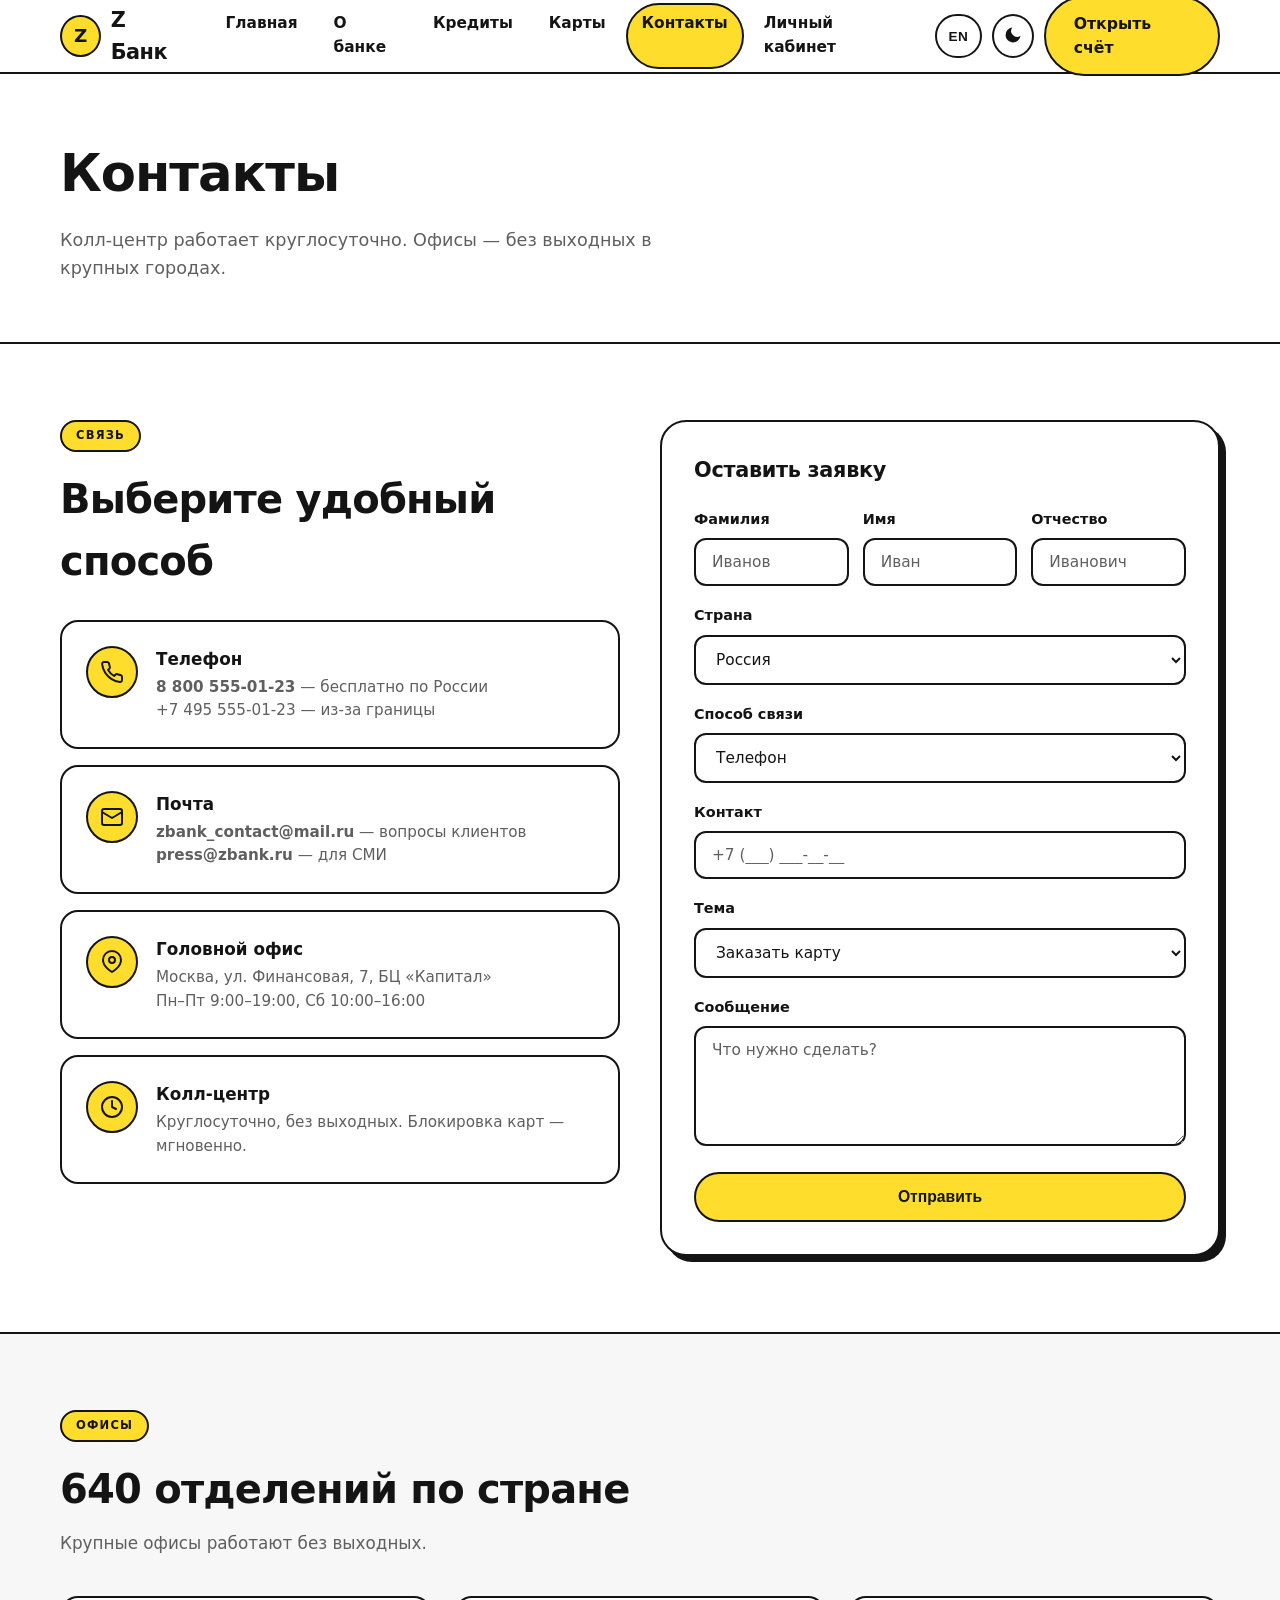
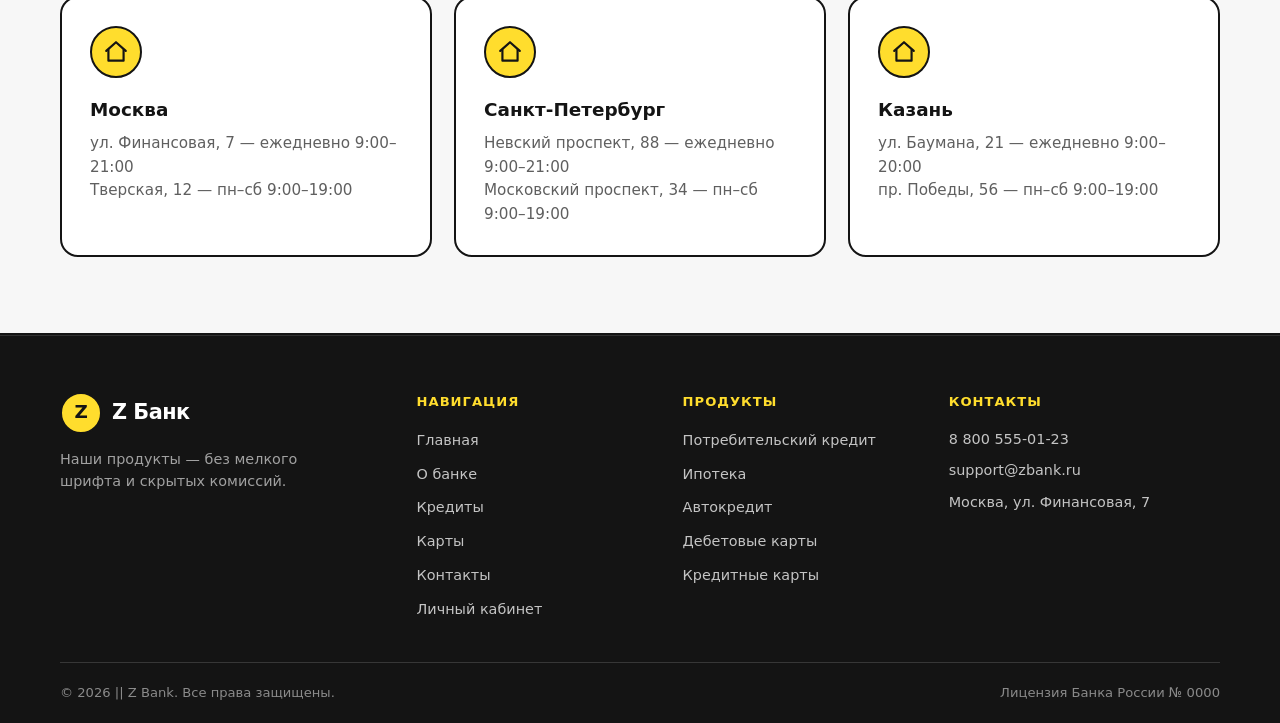
<file: contacts.html>
<!DOCTYPE html>
<html lang="ru">
<head>
  <meta charset="UTF-8" />
  <meta name="viewport" content="width=device-width, initial-scale=1.0" />
  <meta name="description" data-i18n="contacts.desc" content="Контакты Z Банка: телефон, почта, офисы и форма обратной связи." />
  <title data-i18n="contacts.title">Контакты — Z Банк</title>
  <script>
    try {
      var t = localStorage.getItem("zbank-theme");
      if (t === "dark" || (!t && window.matchMedia && window.matchMedia("(prefers-color-scheme: dark)").matches)) {
        document.documentElement.setAttribute("data-theme", "dark");
      }
    } catch (e) {}
  </script>
  <link rel="stylesheet" href="css/style.css" />
</head>
<body>

  <header id="site-header" class="site-header"></header>

  <main>
    <section class="page-hero">
      <div class="container">
        <h1 data-i18n="contacts.hero.title">Контакты</h1>
        <p data-i18n="contacts.hero.desc">Колл-центр работает круглосуточно. Офисы — без выходных в крупных городах.</p>
      </div>
    </section>

    <section class="section">
      <div class="container contact-grid">
        <div>
          <div class="section-head" style="margin: 0 0 28px;">
            <span class="section-label" data-i18n="contacts.grid.label">Связь</span>
            <h2 data-i18n="contacts.grid.title">Выберите удобный способ</h2>
          </div>

          <div class="contact-card">
            <div class="feature-icon">
              <svg width="24" height="24" viewBox="0 0 24 24" fill="none" stroke="currentColor" stroke-width="2" stroke-linecap="round" stroke-linejoin="round"><path d="M22 16.9v3a2 2 0 0 1-2.2 2 19.8 19.8 0 0 1-8.6-3.1 19.5 19.5 0 0 1-6-6A19.8 19.8 0 0 1 2.1 4.2 2 2 0 0 1 4.1 2h3a2 2 0 0 1 2 1.7c.1 1 .4 2 .7 2.9a2 2 0 0 1-.5 2.1L8.1 10a16 16 0 0 0 6 6l1.3-1.3a2 2 0 0 1 2.1-.5c.9.3 1.9.6 2.9.7a2 2 0 0 1 1.6 2z"/></svg>
            </div>
            <div>
              <h3 data-i18n="contacts.phone.title">Телефон</h3>
              <p><a href="tel:88005550123"><strong>8 800 555-01-23</strong></a> <span data-i18n="contacts.phone.free">— бесплатно по России</span></p>
              <p data-i18n="contacts.phone.abroad">+7 495 555-01-23 — из-за границы</p>
            </div>
          </div>

          <div class="contact-card">
            <div class="feature-icon">
              <svg width="24" height="24" viewBox="0 0 24 24" fill="none" stroke="currentColor" stroke-width="2" stroke-linecap="round" stroke-linejoin="round"><rect x="2" y="4" width="20" height="16" rx="2"/><path d="M22 7l-10 6L2 7"/></svg>
            </div>
            <div>
              <h3 data-i18n="contacts.email.title">Почта</h3>
              <p><strong>zbank_contact@mail.ru</strong> <span data-i18n="contacts.email.support">— вопросы клиентов</span></p>
              <p><strong>press@zbank.ru</strong> <span data-i18n="contacts.email.press">— для СМИ</span></p>
            </div>
          </div>

          <div class="contact-card">
            <div class="feature-icon">
              <svg width="24" height="24" viewBox="0 0 24 24" fill="none" stroke="currentColor" stroke-width="2" stroke-linecap="round" stroke-linejoin="round"><path d="M21 10c0 7-9 12-9 12s-9-5-9-12a9 9 0 0 1 18 0z"/><circle cx="12" cy="10" r="3"/></svg>
            </div>
            <div>
              <h3 data-i18n="contacts.office.title">Головной офис</h3>
              <p data-i18n="contacts.office.address">Москва, ул. Финансовая, 7, БЦ «Капитал»</p>
              <p data-i18n="contacts.office.hours">Пн–Пт 9:00–19:00, Сб 10:00–16:00</p>
            </div>
          </div>

          <div class="contact-card">
            <div class="feature-icon">
              <svg width="24" height="24" viewBox="0 0 24 24" fill="none" stroke="currentColor" stroke-width="2" stroke-linecap="round" stroke-linejoin="round"><circle cx="12" cy="12" r="10"/><path d="M12 6v6l4 2"/></svg>
            </div>
            <div>
              <h3 data-i18n="contacts.call.title">Колл-центр</h3>
              <p data-i18n="contacts.call.desc">Круглосуточно, без выходных. Блокировка карт — мгновенно.</p>
            </div>
          </div>
        </div>

        <form class="contact-form" id="contact-form">
          <div id="form-success" class="form-success" data-i18n="contacts.form.success">Заявка отправлена. Перезвоним в течение 15 минут в рабочие часы.</div>
          <div id="form-error" class="form-error" data-i18n="contacts.form.error">Не удалось отправить заявку. Попробуйте позже, напишите нам в Telegram бота либо позвоните нам.</div>
          <h3 data-i18n="contacts.form.title">Оставить заявку</h3>

          <div class="form-group" style="display: none;">
            <label for="cf-website">Website</label>
            <input type="text" id="cf-website" name="website" tabindex="-1" autocomplete="off" />
          </div>

          <div class="form-row">
            <div class="form-group">
              <label for="cf-surname" data-i18n="contacts.form.surname">Фамилия</label>
              <input type="text" id="cf-surname" name="surname" placeholder="Иванов" data-i18n-placeholder="contacts.form.surnamePh" required />
            </div>

            <div class="form-group">
              <label for="cf-name" data-i18n="contacts.form.name">Имя</label>
              <input type="text" id="cf-name" name="name" placeholder="Иван" data-i18n-placeholder="contacts.form.namePh" required />
            </div>

            <div class="form-group">
              <label for="cf-patronymic" data-i18n="contacts.form.patronymic">Отчество</label>
              <input type="text" id="cf-patronymic" name="patronymic" placeholder="Иванович" data-i18n-placeholder="contacts.form.patronymicPh" />
            </div>
          </div>

          <div class="form-group">
            <label for="cf-country" data-i18n="contacts.form.country">Страна</label>
            <select id="cf-country" name="country">
              <option value="ru" data-i18n="contacts.form.countryRU">Россия</option>
              <option value="kz" data-i18n="contacts.form.countryKZ">Казахстан</option>
              <option value="cn" data-i18n="contacts.form.countryCN">Китай</option>
              <option value="us" data-i18n="contacts.form.countryUS">США</option>
              <option value="gb" data-i18n="contacts.form.countryGB">Великобритания</option>
              <option value="de" data-i18n="contacts.form.countryDE">Германия</option>
              <option value="tr" data-i18n="contacts.form.countryTR">Турция</option>
              <option value="ae" data-i18n="contacts.form.countryAE">ОАЭ</option>
            </select>
          </div>

          <div class="form-group">
            <label for="cf-contact-type" data-i18n="contacts.form.contactType">Способ связи</label>
            <select id="cf-contact-type" name="contact_type">
              <option value="phone" data-i18n="contacts.form.typePhone">Телефон</option>
              <option value="email" data-i18n="contacts.form.typeEmail">Email</option>
              <option value="telegram" data-i18n="contacts.form.typeTelegram">Telegram</option>
            </select>
          </div>

          <div class="form-group">
            <label for="cf-contact" data-i18n="contacts.form.contact">Контакт</label>
            <input type="tel" id="cf-contact" name="contact" placeholder="+7 (___) ___-__-__" required />
          </div>

          <div class="form-group">
            <label for="cf-topic" data-i18n="contacts.form.topic">Тема</label>
            <select id="cf-topic" name="topic">
              <option value="card" data-i18n="contacts.form.topicCard">Заказать карту</option>
              <option value="loan" data-i18n="contacts.form.topicLoan">Кредит или ипотека</option>
              <option value="deposit" data-i18n="contacts.form.topicDeposit">Вклад</option>
              <option value="other" data-i18n="contacts.form.topicOther">Другой вопрос</option>
            </select>
          </div>

          <div class="form-group">
            <label for="cf-message" data-i18n="contacts.form.message">Сообщение</label>
            <textarea id="cf-message" name="message" placeholder="Что нужно сделать?" data-i18n-placeholder="contacts.form.messagePh"></textarea>
          </div>

          <input type="hidden" name="page" value="contacts.html" />

          <button type="submit" class="btn btn-yellow" style="width: 100%;" data-i18n="ui.submit">Отправить</button>
        </form>
      </div>
    </section>

    <section class="section section-alt">
      <div class="container">
        <div class="section-head">
          <span class="section-label" data-i18n="contacts.offices.label">Офисы</span>
          <h2 data-i18n="contacts.offices.title">640 отделений по стране</h2>
          <p data-i18n="contacts.offices.subtitle">Крупные офисы работают без выходных.</p>
        </div>
        <div class="grid-3">
          <div class="feature-card">
            <div class="feature-icon">
              <svg width="26" height="26" viewBox="0 0 24 24" fill="none" stroke="currentColor" stroke-width="2" stroke-linecap="round" stroke-linejoin="round"><path d="M3 11l9-8 9 8"/><path d="M5 10v10h14V10"/></svg>
            </div>
            <h3 data-i18n="contacts.cityMoscow">Москва</h3>
            <p data-i18n="contacts.msk1">ул. Финансовая, 7 — ежедневно 9:00–21:00</p>
            <p data-i18n="contacts.msk2">Тверская, 12 — пн–сб 9:00–19:00</p>
          </div>
          <div class="feature-card">
            <div class="feature-icon">
              <svg width="26" height="26" viewBox="0 0 24 24" fill="none" stroke="currentColor" stroke-width="2" stroke-linecap="round" stroke-linejoin="round"><path d="M3 11l9-8 9 8"/><path d="M5 10v10h14V10"/></svg>
            </div>
            <h3 data-i18n="contacts.citySpb">Санкт-Петербург</h3>
            <p data-i18n="contacts.spb1">Невский проспект, 88 — ежедневно 9:00–21:00</p>
            <p data-i18n="contacts.spb2">Московский проспект, 34 — пн–сб 9:00–19:00</p>
          </div>
          <div class="feature-card">
            <div class="feature-icon">
              <svg width="26" height="26" viewBox="0 0 24 24" fill="none" stroke="currentColor" stroke-width="2" stroke-linecap="round" stroke-linejoin="round"><path d="M3 11l9-8 9 8"/><path d="M5 10v10h14V10"/></svg>
            </div>
            <h3 data-i18n="contacts.cityKazan">Казань</h3>
            <p data-i18n="contacts.kzn1">ул. Баумана, 21 — ежедневно 9:00–20:00</p>
            <p data-i18n="contacts.kzn2">пр. Победы, 56 — пн–сб 9:00–19:00</p>
          </div>
        </div>
      </div>
    </section>
  </main>

  <footer id="site-footer" class="site-footer"></footer>

  <script src="js/main.js"></script>
</body>
</html>
</file>
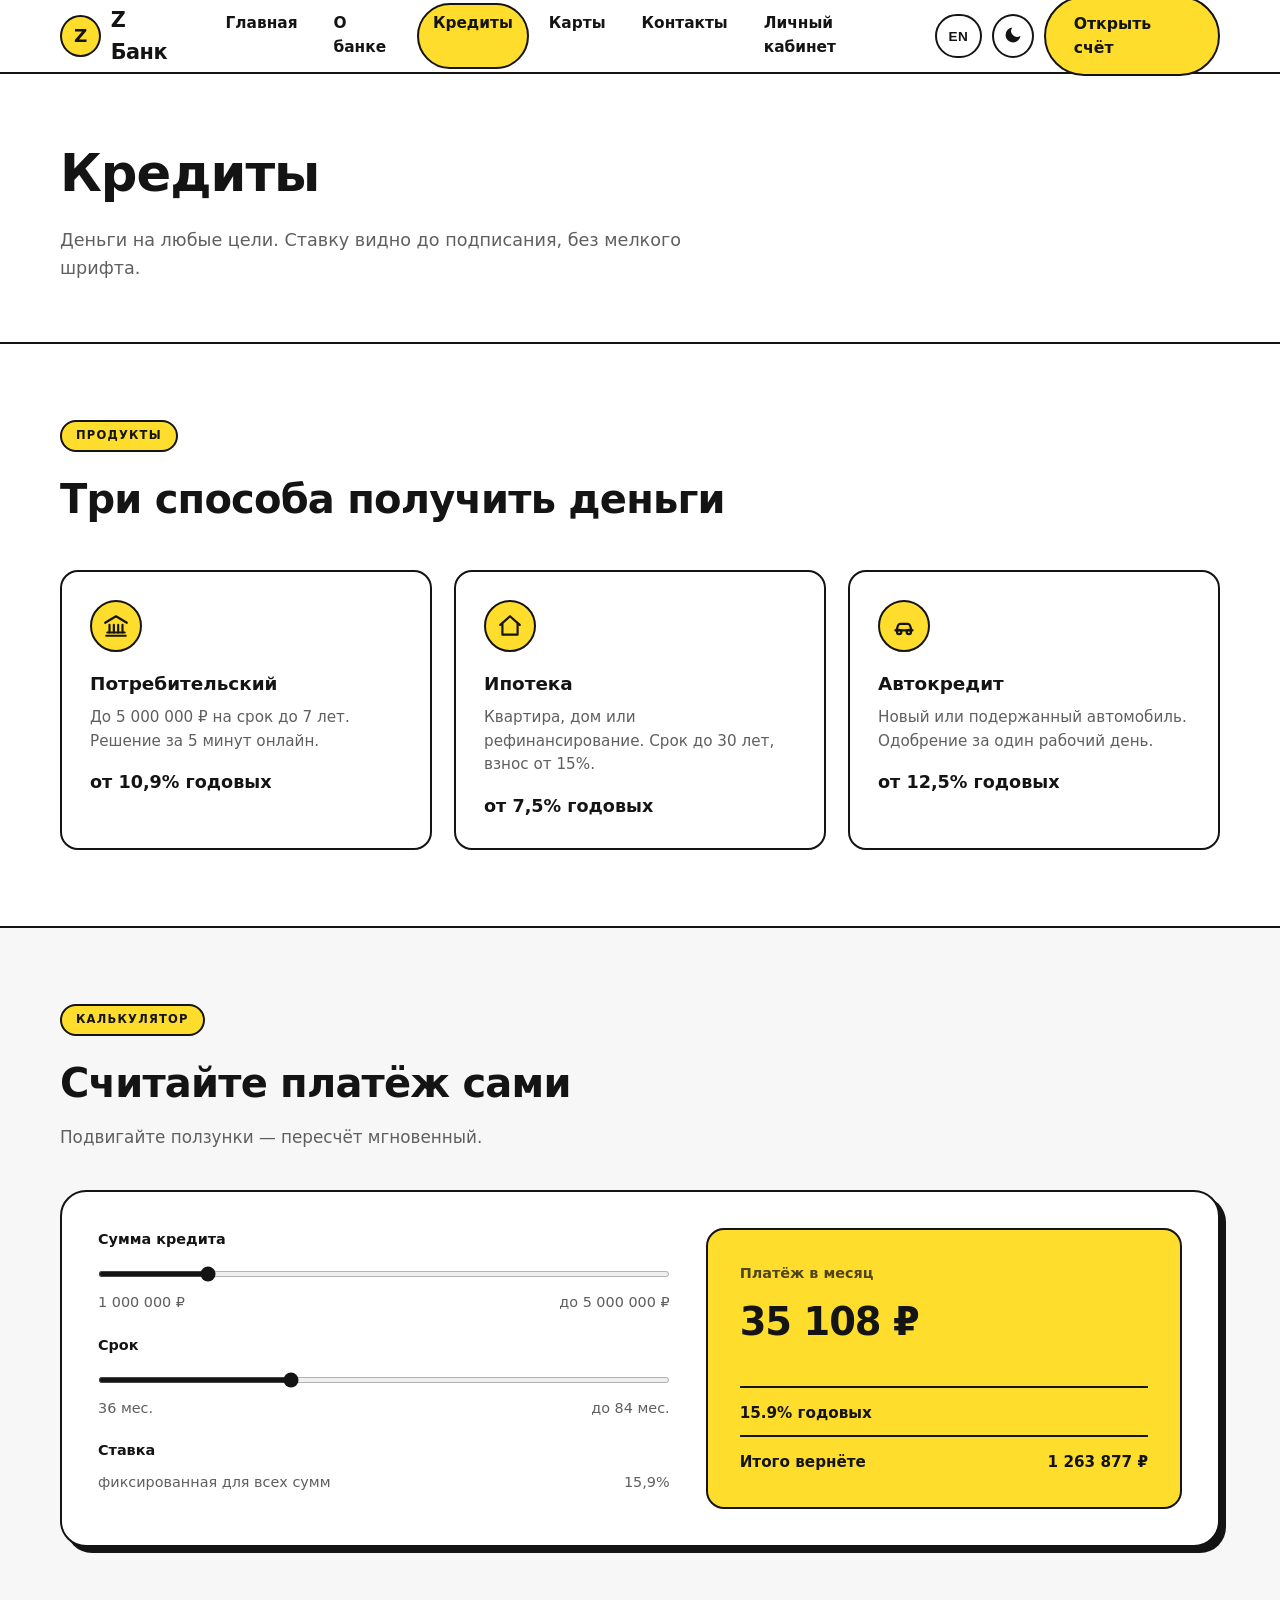
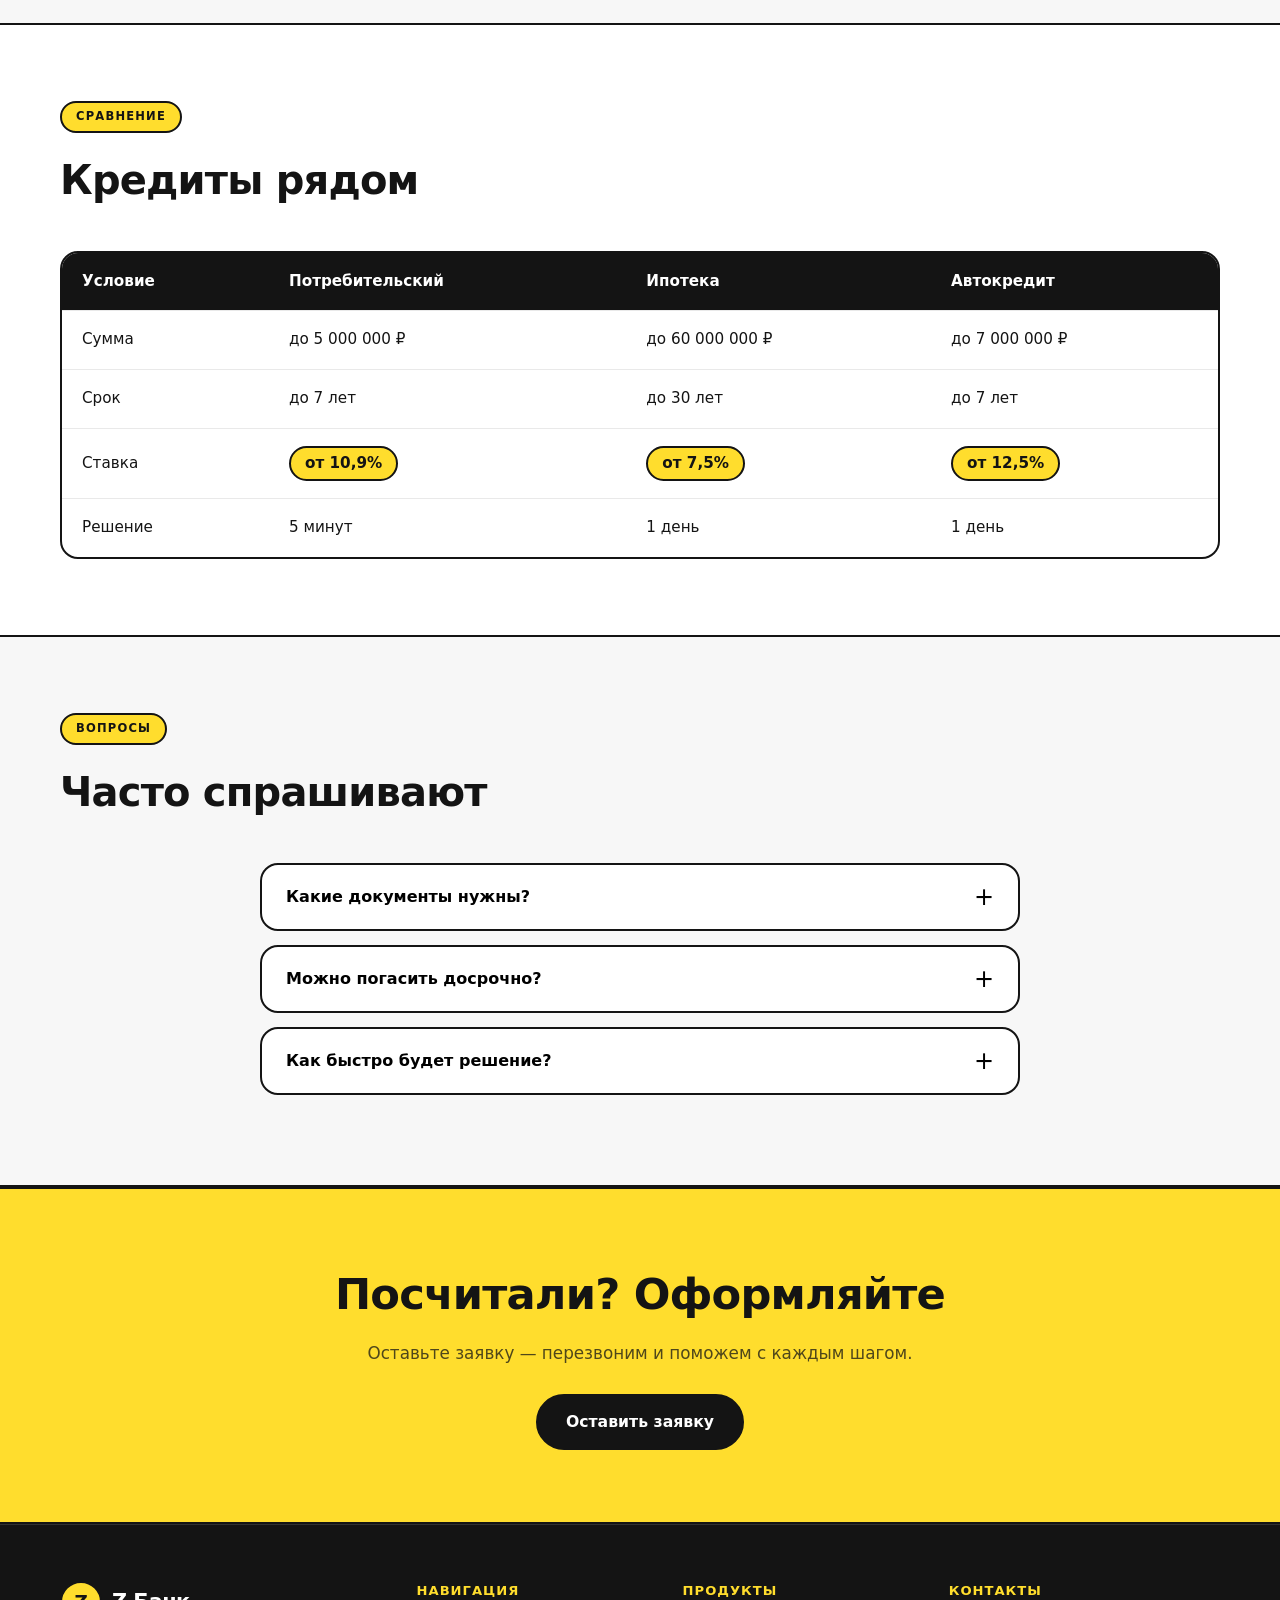
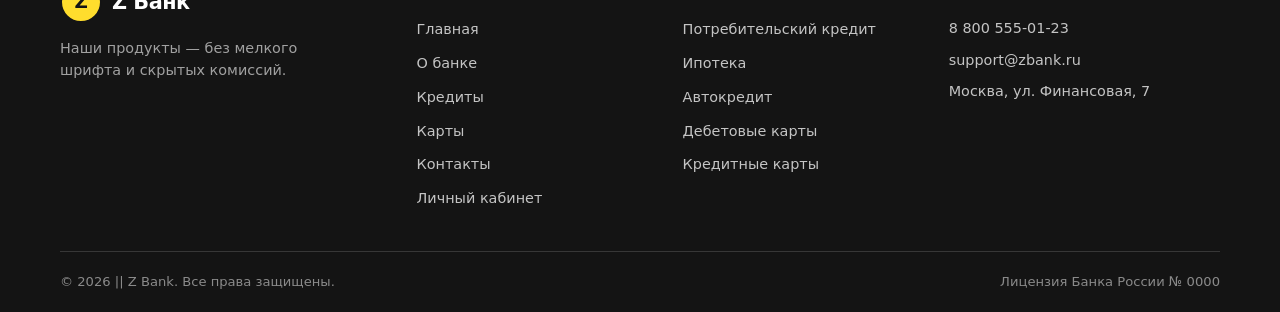
<file: loans.html>
<!DOCTYPE html>
<html lang="ru">
<head>
  <meta charset="UTF-8" />
  <meta name="viewport" content="width=device-width, initial-scale=1.0" />
  <meta name="description" data-i18n="loans.desc" content="Кредиты Z Банка: потребительский, ипотека, автокредит. Калькулятор платежей и условия." />
  <title data-i18n="loans.title">Кредиты — Z Банк</title>
  <script>
    try {
      var t = localStorage.getItem("zbank-theme");
      if (t === "dark" || (!t && window.matchMedia && window.matchMedia("(prefers-color-scheme: dark)").matches)) {
        document.documentElement.setAttribute("data-theme", "dark");
      }
    } catch (e) {}
  </script>
  <link rel="stylesheet" href="css/style.css" />
</head>
<body>

  <header id="site-header" class="site-header"></header>

  <main>
    <section class="page-hero">
      <div class="container">
        <h1 data-i18n="loans.hero.title">Кредиты</h1>
        <p data-i18n="loans.hero.desc">Деньги на любые цели. Ставку видно до подписания, без мелкого шрифта.</p>
      </div>
    </section>

    <section class="section">
      <div class="container">
        <div class="section-head">
          <span class="section-label" data-i18n="loans.products.label">Продукты</span>
          <h2 data-i18n="loans.products.title">Три способа получить деньги</h2>
        </div>
        <div class="grid-3">
          <div class="feature-card">
            <div class="feature-icon">
              <svg width="26" height="26" viewBox="0 0 24 24" fill="none" stroke="currentColor" stroke-width="2" stroke-linecap="round" stroke-linejoin="round"><path d="M3 21h18"/><path d="M4 18h16"/><path d="M6 18v-7"/><path d="M10 18v-7"/><path d="M14 18v-7"/><path d="M18 18v-7"/><path d="M2 9l10-6 10 6"/></svg>
            </div>
            <h3 data-i18n="loans.l1.title">Потребительский</h3>
            <p data-i18n="loans.l1.desc">До 5 000 000 ₽ на срок до 7 лет. Решение за 5 минут онлайн.</p>
            <p class="price" data-i18n="loans.price.fromRate">от 10,9% годовых</p>
          </div>
          <div class="feature-card">
            <div class="feature-icon">
              <svg width="26" height="26" viewBox="0 0 24 24" fill="none" stroke="currentColor" stroke-width="2" stroke-linecap="round" stroke-linejoin="round"><path d="M3 11l9-8 9 8"/><path d="M5 10v10h14V10"/></svg>
            </div>
            <h3 data-i18n="loans.l2.title">Ипотека</h3>
            <p data-i18n="loans.l2.desc">Квартира, дом или рефинансирование. Срок до 30 лет, взнос от 15%.</p>
            <p class="price" data-i18n="loans.price.fromRate2">от 7,5% годовых</p>
          </div>
          <div class="feature-card">
            <div class="feature-icon">
              <svg width="26" height="26" viewBox="0 0 24 24" fill="none" stroke="currentColor" stroke-width="2" stroke-linecap="round" stroke-linejoin="round"><path d="M5 16l1.5-4.5A2 2 0 0 1 8.4 10h7.2a2 2 0 0 1 1.9 1.5L19 16"/><path d="M4 16h16"/><circle cx="7.5" cy="17.5" r="2"/><circle cx="16.5" cy="17.5" r="2"/></svg>
            </div>
            <h3 data-i18n="loans.l3.title">Автокредит</h3>
            <p data-i18n="loans.l3.desc">Новый или подержанный автомобиль. Одобрение за один рабочий день.</p>
            <p class="price" data-i18n="loans.price.fromRate3">от 12,5% годовых</p>
          </div>
        </div>
      </div>
    </section>

    <section class="section section-alt">
      <div class="container">
        <div class="section-head">
          <span class="section-label" data-i18n="loans.calc.label">Калькулятор</span>
          <h2 data-i18n="loans.calc.title">Считайте платёж сами</h2>
          <p data-i18n="loans.calc.subtitle">Подвигайте ползунки — пересчёт мгновенный.</p>
        </div>
        <div class="calc-wrap" id="calc">
          <div class="calc-inputs">
            <label for="calc-amount" data-i18n="loans.calc.amount">Сумма кредита</label>
            <input type="range" id="calc-amount" min="100000" max="5000000" step="50000" value="1000000" />
            <div class="range-row">
              <span id="calc-amount-val">1 000 000 ₽</span>
              <span data-i18n="loans.calc.amountMax">до 5 000 000 ₽</span>
            </div>

            <label for="calc-term" data-i18n="loans.calc.term">Срок</label>
            <input type="range" id="calc-term" min="12" max="84" step="12" value="36" />
            <div class="range-row">
              <span id="calc-term-val">36 мес.</span>
              <span data-i18n="loans.calc.termMax">до 84 мес.</span>
            </div>

            <label data-i18n="loans.calc.rate">Ставка</label>
            <div class="range-row">
              <span data-i18n="loans.calc.fixedRate">фиксированная для всех сумм</span>
              <span>15,9%</span>
            </div>
          </div>
          <div class="calc-result">
            <span class="label" data-i18n="loans.calc.payment">Платёж в месяц</span>
            <div class="value" id="calc-month">35 125 ₽</div>
            <div class="detail">
              <span id="calc-rate">15,9% годовых</span>
            </div>
            <div class="detail">
              <span data-i18n="loans.calc.total">Итого вернёте</span>
              <strong id="calc-total">1 264 500 ₽</strong>
            </div>
          </div>
        </div>
      </div>
    </section>

    <section class="section">
      <div class="container">
        <div class="section-head">
          <span class="section-label" data-i18n="loans.compare.label">Сравнение</span>
          <h2 data-i18n="loans.compare.title">Кредиты рядом</h2>
        </div>
        <table class="rates">
          <thead>
            <tr>
              <th data-i18n="loans.compare.colCondition">Условие</th>
              <th data-i18n="loans.compare.colConsumer">Потребительский</th>
              <th data-i18n="loans.compare.colMortgage">Ипотека</th>
              <th data-i18n="loans.compare.colAuto">Автокредит</th>
            </tr>
          </thead>
          <tbody>
            <tr>
              <td data-i18n="loans.compare.amount">Сумма</td>
              <td data-i18n="loans.compare.amount1">до 5 000 000 ₽</td>
              <td data-i18n="loans.compare.amount2">до 60 000 000 ₽</td>
              <td data-i18n="loans.compare.amount3">до 7 000 000 ₽</td>
            </tr>
            <tr>
              <td data-i18n="loans.compare.term">Срок</td>
              <td data-i18n="loans.compare.termUp7">до 7 лет</td>
              <td data-i18n="loans.compare.termUp30">до 30 лет</td>
              <td data-i18n="loans.compare.termUp7">до 7 лет</td>
            </tr>
            <tr>
              <td data-i18n="loans.compare.rate">Ставка</td>
              <td><span class="rate-value">от 10,9%</span></td>
              <td><span class="rate-value">от 7,5%</span></td>
              <td><span class="rate-value">от 12,5%</span></td>
            </tr>
            <tr>
              <td data-i18n="loans.compare.decision">Решение</td>
              <td data-i18n="loans.compare.dec5min">5 минут</td>
              <td data-i18n="loans.compare.dec1day">1 день</td>
              <td data-i18n="loans.compare.dec1day">1 день</td>
            </tr>
          </tbody>
        </table>
      </div>
    </section>

    <section class="section section-alt">
      <div class="container">
        <div class="section-head">
          <span class="section-label" data-i18n="loans.faq.label">Вопросы</span>
          <h2 data-i18n="loans.faq.title">Часто спрашивают</h2>
        </div>
        <div style="max-width: 760px; margin: 0 auto;">
          <div class="faq-item">
            <button class="faq-q" data-i18n="loans.faq.q1">Какие документы нужны?</button>
            <div class="faq-a" data-i18n="loans.faq.a1">
              Паспорт и ИНН. Для ипотеки дополнительно — подтверждение дохода:
              справка 2-НДФЛ или выписка со счёта.
            </div>
          </div>
          <div class="faq-item">
            <button class="faq-q" data-i18n="loans.faq.q2">Можно погасить досрочно?</button>
            <div class="faq-a" data-i18n="loans.faq.a2">
              Да, в любой момент и без комиссии. Заявку можно подать в приложении,
              пересчёт произойдёт автоматически.
            </div>
          </div>
          <div class="faq-item">
            <button class="faq-q" data-i18n="loans.faq.q3">Как быстро будет решение?</button>
            <div class="faq-a" data-i18n="loans.faq.a3">
              По потребительскому кредиту — до 5 минут. По ипотеке и автокредиту —
              в течение одного рабочего дня.
            </div>
          </div>
        </div>
      </div>
    </section>

    <section class="cta-band">
      <div class="container">
        <h2 data-i18n="loans.cta.title">Посчитали? Оформляйте</h2>
        <p data-i18n="loans.cta.desc">Оставьте заявку — перезвоним и поможем с каждым шагом.</p>
        <a href="contacts.html" class="btn btn-dark" data-i18n="ui.request">Оставить заявку</a>
      </div>
    </section>
  </main>

  <footer id="site-footer" class="site-footer"></footer>

  <script src="js/main.js"></script>
</body>
</html>
</file>
<file: css/style.css>
:root {
  color-scheme: light;
  --yellow: #ffdd2d;
  --black: #141414;
  --white: #ffffff;
  --bg: #ffffff;
  --bg-soft: #f7f7f7;
  --card: #ffffff;
  --border: #141414;
  --line: #e9e9e9;
  --text: #141414;
  --text-muted: #5f5f5f;
  --shadow: #141414;
  --radius: 18px;
  --radius-lg: 26px;
}

[data-theme="dark"] {
  color-scheme: dark;
  --bg: #0e0e0e;
  --bg-soft: #151515;
  --card: #1c1c1c;
  --border: #f0f0f0;
  --line: #2a2a2a;
  --text: #f5f5f5;
  --text-muted: #9a9a9a;
  --shadow: #f0f0f0;
}

* {
  margin: 0;
  padding: 0;
  box-sizing: border-box;
}

html {
  scroll-behavior: smooth;
}

body {
  font-family: "Segoe UI", system-ui, -apple-system, Roboto, Arial, sans-serif;
  color: var(--text);
  background: var(--bg);
  line-height: 1.55;
  -webkit-font-smoothing: antialiased;
  transition: background-color 0.25s ease, color 0.25s ease;
}

a {
  text-decoration: none;
  color: inherit;
}

ul {
  list-style: none;
}

img {
  max-width: 100%;
  display: block;
}

.container {
  width: min(1160px, 92%);
  margin: 0 auto;
}

/* ---------- Buttons ---------- */

.btn {
  display: inline-flex;
  align-items: center;
  justify-content: center;
  gap: 8px;
  padding: 14px 28px;
  border-radius: 999px;
  font-weight: 800;
  font-size: 0.98rem;
  cursor: pointer;
  border: 2px solid var(--border);
  background: var(--card);
  color: var(--text);
  transition: transform 0.12s, box-shadow 0.12s, background-color 0.25s ease, color 0.25s ease;
}

.btn:hover {
  transform: translate(-2px, -2px);
  box-shadow: 4px 4px 0 0 var(--shadow);
}

.btn:active {
  transform: translate(0, 0);
  box-shadow: none;
}

.btn-yellow {
  background: var(--yellow);
  color: var(--black);
}

.btn-dark {
  background: var(--black);
  color: var(--white);
}

.btn-dark:hover {
  box-shadow: 4px 4px 0 0 var(--yellow);
}

/* ---------- Header ---------- */

.site-header {
  position: sticky;
  top: 0;
  z-index: 100;
  background: var(--bg);
  border-bottom: 2px solid var(--border);
  transition: background-color 0.25s ease, border-color 0.25s ease;
}

.header-inner {
  display: flex;
  align-items: center;
  justify-content: space-between;
  height: 72px;
  gap: 24px;
}

.logo {
  display: flex;
  align-items: center;
  gap: 10px;
  font-weight: 900;
  font-size: 1.3rem;
  letter-spacing: -0.5px;
}

.logo-mark {
  width: 42px;
  height: 42px;
  border-radius: 50%;
  background: var(--yellow);
  border: 2px solid var(--black);
  color: var(--black);
  display: flex;
  align-items: center;
  justify-content: center;
  font-size: 1.15rem;
  font-weight: 900;
}

.nav {
  display: flex;
  gap: 4px;
}

.nav a {
  padding: 9px 16px;
  border-radius: 999px;
  font-weight: 700;
  font-size: 0.96rem;
  color: var(--text);
  transition: background 0.15s;
}

.nav a:hover {
  background: var(--bg-soft);
}

.nav a.active {
  background: var(--yellow);
  border: 2px solid var(--black);
  color: var(--black);
  padding: 7px 14px;
}

.header-actions {
  display: flex;
  align-items: center;
  gap: 10px;
}

.theme-toggle {
  width: 44px;
  height: 44px;
  border-radius: 50%;
  border: 2px solid var(--border);
  background: var(--card);
  color: var(--text);
  cursor: pointer;
  display: inline-flex;
  align-items: center;
  justify-content: center;
  transition: transform 0.12s, box-shadow 0.12s, background-color 0.25s ease, color 0.25s ease;
}

.theme-toggle:hover {
  transform: translate(-2px, -2px);
  box-shadow: 3px 3px 0 0 var(--shadow);
}

.theme-toggle svg {
  width: 20px;
  height: 20px;
}

.theme-toggle .icon-sun {
  display: none;
}

[data-theme="dark"] .theme-toggle .icon-sun {
  display: block;
}

[data-theme="dark"] .theme-toggle .icon-moon {
  display: none;
}

.lang-toggle {
  min-width: 44px;
  height: 44px;
  padding: 0 12px;
  border-radius: 999px;
  border: 2px solid var(--border);
  background: var(--card);
  color: var(--text);
  cursor: pointer;
  display: inline-flex;
  align-items: center;
  justify-content: center;
  font-weight: 800;
  font-size: 0.85rem;
  letter-spacing: 0.5px;
  transition: transform 0.12s, box-shadow 0.12s, background-color 0.25s ease, color 0.25s ease;
}

.lang-toggle:hover {
  transform: translate(-2px, -2px);
  box-shadow: 3px 3px 0 0 var(--shadow);
}

.burger {
  display: none;
  flex-direction: column;
  gap: 5px;
  background: none;
  border: 2px solid var(--border);
  border-radius: 12px;
  cursor: pointer;
  padding: 8px;
}

.burger span {
  width: 22px;
  height: 3px;
  border-radius: 2px;
  background: var(--text);
  transition: 0.2s;
}

.burger.open span:nth-child(1) {
  transform: translateY(8px) rotate(45deg);
}

.burger.open span:nth-child(2) {
  opacity: 0;
}

.burger.open span:nth-child(3) {
  transform: translateY(-8px) rotate(-45deg);
}

/* ---------- Hero ---------- */

.hero {
  background: var(--bg);
  padding: 56px 0 88px;
  transition: background-color 0.25s ease;
}

.hero-inner {
  display: grid;
  grid-template-columns: 1.1fr 0.9fr;
  align-items: center;
  gap: 56px;
}

.hero h1 {
  font-size: clamp(2.6rem, 5.5vw, 4.2rem);
  line-height: 1.03;
  letter-spacing: -1.5px;
  font-weight: 900;
  margin-bottom: 24px;
}

.hero h1 .hl {
  background: var(--yellow);
  border: 2px solid var(--black);
  border-radius: 12px;
  padding: 0 10px;
  box-shadow: 4px 4px 0 0 var(--shadow);
  display: inline-block;
  color: var(--black);
}

.hero p.lead {
  font-size: 1.15rem;
  color: var(--text-muted);
  max-width: 520px;
  margin-bottom: 32px;
}

.hero-buttons {
  display: flex;
  flex-wrap: wrap;
  gap: 14px;
}

.hero-phone {
  margin-top: 26px;
  font-size: 1rem;
  color: var(--text-muted);
}

.hero-phone a {
  font-weight: 800;
  color: var(--text);
  text-decoration: underline;
  text-decoration-thickness: 2px;
  text-underline-offset: 4px;
}

.hero-phone a:hover {
  color: var(--text-muted);
}

/* ---------- Bank card mock ---------- */

.hero-card-wrap {
  position: relative;
  padding: 16px 10px 40px;
}

.bank-card {
  background: var(--yellow);
  color: var(--black);
  border: 2px solid var(--black);
  border-radius: 20px;
  padding: 30px;
  box-shadow: 8px 8px 0 0 var(--shadow);
  max-width: 420px;
  margin: 0 auto;
  transform: rotate(-2deg);
  transition: transform 0.2s, box-shadow 0.25s ease;
}

.bank-card:hover {
  transform: rotate(0deg);
}

.bank-card--dark {
  background: var(--black);
  color: var(--white);
  box-shadow: 8px 8px 0 0 var(--yellow);
}

.card-top {
  display: flex;
  justify-content: space-between;
  align-items: center;
  margin-bottom: 40px;
}

.card-top .logo {
  font-size: 1.05rem;
}

.bank-card--dark .logo-mark {
  background: var(--white);
  border-color: var(--white);
  color: var(--black);
}

.card-chip {
  width: 44px;
  height: 32px;
  background: var(--white);
  border: 2px solid var(--black);
  border-radius: 8px;
  margin-bottom: 18px;
}

.bank-card--dark .card-chip {
  background: var(--yellow);
  border-color: var(--white);
}

.card-number {
  font-size: 1.3rem;
  letter-spacing: 3px;
  font-family: "Courier New", monospace;
  margin-bottom: 22px;
  font-weight: 700;
}

.card-bottom {
  display: flex;
  justify-content: space-between;
  align-items: flex-end;
}

.card-bottom span {
  font-size: 0.68rem;
  opacity: 0.6;
  text-transform: uppercase;
  letter-spacing: 1px;
}

.card-bottom strong {
  display: block;
  font-size: 0.95rem;
  margin-top: 2px;
  font-weight: 700;
}

.float-badge {
  position: absolute;
  background: var(--black);
  color: var(--yellow);
  border: 2px solid var(--border);
  border-radius: 999px;
  padding: 10px 18px;
  font-weight: 800;
  font-size: 0.85rem;
  box-shadow: 4px 4px 0 0 var(--yellow);
}

.float-badge.fb-1 {
  top: -8px;
  left: 6px;
  transform: rotate(-3deg);
}

.float-badge.fb-2 {
  bottom: 6px;
  right: -6px;
  transform: rotate(2deg);
}

/* ---------- Sections ---------- */

.section {
  padding: 76px 0;
}

.section-alt {
  background: var(--bg-soft);
  border-top: 2px solid var(--border);
  border-bottom: 2px solid var(--border);
  transition: background-color 0.25s ease;
}

.section-head {
  max-width: 680px;
  margin-bottom: 40px;
}

.section-head h2 {
  font-size: clamp(1.8rem, 3.4vw, 2.5rem);
  letter-spacing: -0.8px;
  font-weight: 900;
  margin: 16px 0 10px;
}

.section-head p {
  color: var(--text-muted);
  font-size: 1.05rem;
}

.section-label {
  display: inline-block;
  background: var(--yellow);
  border: 2px solid var(--black);
  color: var(--black);
  border-radius: 999px;
  padding: 5px 14px;
  font-size: 0.72rem;
  font-weight: 800;
  text-transform: uppercase;
  letter-spacing: 1.2px;
}

/* ---------- Grid cards ---------- */

.grid-3 {
  display: grid;
  grid-template-columns: repeat(3, 1fr);
  gap: 22px;
}

.feature-card {
  background: var(--card);
  border: 2px solid var(--border);
  border-radius: var(--radius);
  padding: 28px;
  transition: transform 0.12s, box-shadow 0.12s, background-color 0.25s ease;
}

.feature-card:hover {
  transform: translate(-4px, -4px);
  box-shadow: 6px 6px 0 0 var(--shadow);
}

.feature-icon {
  width: 52px;
  height: 52px;
  border-radius: 50%;
  background: var(--yellow);
  border: 2px solid var(--black);
  display: flex;
  align-items: center;
  justify-content: center;
  margin-bottom: 18px;
  color: var(--black);
}

.feature-card h3 {
  font-size: 1.15rem;
  margin-bottom: 8px;
  font-weight: 800;
}

.feature-card p {
  color: var(--text-muted);
  font-size: 0.95rem;
}

.feature-card .price {
  font-weight: 800;
  font-size: 1.1rem;
  margin-top: 16px;
  color: var(--text);
}

/* ---------- Rates table ---------- */

.rates {
  width: 100%;
  border-collapse: separate;
  border-spacing: 0;
  border: 2px solid var(--border);
  border-radius: var(--radius);
  overflow: hidden;
  background: var(--card);
}

.rates th,
.rates td {
  text-align: left;
  padding: 17px 20px;
  font-size: 0.95rem;
}

.rates th {
  background: var(--black);
  color: var(--white);
  font-weight: 800;
}

.rates td {
  border-top: 1.5px solid var(--line);
}

.rates tr:hover td {
  background: var(--bg-soft);
}

.rate-value {
  font-weight: 800;
  background: var(--yellow);
  border: 2px solid var(--black);
  color: var(--black);
  border-radius: 999px;
  padding: 4px 14px;
  display: inline-block;
  white-space: nowrap;
}

/* ---------- Steps ---------- */

.steps {
  display: grid;
  grid-template-columns: repeat(4, 1fr);
  gap: 22px;
}

.step-card {
  background: var(--card);
  border: 2px solid var(--border);
  border-radius: var(--radius);
  padding: 26px;
}

.step-num {
  width: 44px;
  height: 44px;
  border-radius: 50%;
  background: var(--yellow);
  border: 2px solid var(--black);
  color: var(--black);
  display: flex;
  align-items: center;
  justify-content: center;
  font-weight: 900;
  font-size: 1.2rem;
  margin-bottom: 16px;
}

.step-card h3 {
  font-size: 1.05rem;
  margin-bottom: 8px;
  font-weight: 800;
}

.step-card p {
  font-size: 0.92rem;
  color: var(--text-muted);
}

/* ---------- CTA band ---------- */

.cta-band {
  background: var(--yellow);
  border-top: 2px solid var(--black);
  border-bottom: 2px solid var(--black);
  padding: 72px 0;
  text-align: center;
  color: var(--black);
}

.cta-band h2 {
  font-size: clamp(1.8rem, 3.6vw, 2.7rem);
  letter-spacing: -0.8px;
  font-weight: 900;
  margin-bottom: 12px;
}

.cta-band p {
  max-width: 560px;
  margin: 0 auto 28px;
  color: rgba(20, 20, 20, 0.75);
  font-size: 1.05rem;
}

/* ---------- Calculator ---------- */

.calc-wrap {
  display: grid;
  grid-template-columns: 1.2fr 1fr;
  gap: 36px;
  background: var(--card);
  border: 2px solid var(--border);
  border-radius: var(--radius-lg);
  padding: 36px;
  box-shadow: 6px 6px 0 0 var(--shadow);
}

.calc-inputs label {
  display: block;
  font-weight: 800;
  font-size: 0.9rem;
  margin: 20px 0 10px;
}

.calc-inputs label:first-child {
  margin-top: 0;
}

.range-row {
  display: flex;
  justify-content: space-between;
  font-size: 0.9rem;
  color: var(--text-muted);
  margin-top: 6px;
}

.calc-inputs input[type="range"] {
  width: 100%;
  accent-color: var(--text);
  height: 6px;
  cursor: pointer;
}

.calc-result {
  background: var(--yellow);
  border: 2px solid var(--black);
  color: var(--black);
  border-radius: var(--radius);
  padding: 32px;
  display: flex;
  flex-direction: column;
  justify-content: center;
}

.calc-result .label {
  font-weight: 700;
  font-size: 0.9rem;
  opacity: 0.75;
}

.calc-result .value {
  font-size: 2.4rem;
  font-weight: 900;
  letter-spacing: -1px;
  margin: 8px 0 24px;
}

.calc-result .detail {
  display: flex;
  justify-content: space-between;
  border-top: 2px solid var(--black);
  padding-top: 14px;
  margin-top: 10px;
  font-size: 0.95rem;
  font-weight: 600;
}

/* ---------- Product cards ---------- */

.card-product {
  background: var(--card);
  border: 2px solid var(--border);
  border-radius: var(--radius);
  padding: 26px;
  display: flex;
  flex-direction: column;
  gap: 18px;
  transition: transform 0.12s, box-shadow 0.12s, background-color 0.25s ease;
}

.card-product:hover {
  transform: translate(-4px, -4px);
  box-shadow: 6px 6px 0 0 var(--shadow);
}

.card-product .bank-card {
  width: 100%;
  max-width: none;
  padding: 24px;
  transform: none;
}

.card-product .bank-card:hover {
  transform: none;
}

.card-product h3 {
  font-size: 1.25rem;
  font-weight: 900;
  letter-spacing: -0.3px;
}

.card-product ul.feature-list {
  display: flex;
  flex-direction: column;
  gap: 10px;
}

.card-product ul.feature-list li {
  display: flex;
  gap: 10px;
  color: var(--text-muted);
  font-size: 0.95rem;
}

.card-product ul.feature-list li::before {
  content: "✓";
  font-weight: 900;
  color: var(--text);
}

.card-product .btn {
  margin-top: auto;
}

/* ---------- Page hero (inner) ---------- */

.page-hero {
  background: var(--bg);
  border-bottom: 2px solid var(--border);
  padding: 60px 0;
}

.page-hero h1 {
  font-size: clamp(2.2rem, 4.2vw, 3.2rem);
  letter-spacing: -1px;
  font-weight: 900;
  margin-bottom: 14px;
}

.page-hero p {
  color: var(--text-muted);
  font-size: 1.1rem;
  max-width: 640px;
}

/* ---------- About ---------- */

.about-story {
  display: grid;
  grid-template-columns: 1fr 1fr;
  gap: 48px;
  align-items: center;
}

.about-story h2 {
  font-size: 1.8rem;
  letter-spacing: -0.5px;
  font-weight: 900;
  margin-bottom: 16px;
}

.about-story p {
  color: var(--text-muted);
  margin-bottom: 16px;
}

.about-values {
  display: grid;
  grid-template-columns: repeat(3, 1fr);
  gap: 22px;
}

.value-card {
  text-align: center;
  background: var(--card);
  border: 2px solid var(--border);
  border-radius: var(--radius);
  padding: 32px 24px;
  transition: transform 0.12s, box-shadow 0.12s, background-color 0.25s ease;
}

.value-card:hover {
  transform: translate(-4px, -4px);
  box-shadow: 6px 6px 0 0 var(--shadow);
}

.value-card .feature-icon {
  margin: 0 auto 18px;
}

.value-card h3 {
  font-size: 1.1rem;
  font-weight: 800;
  margin-bottom: 8px;
}

.value-card p {
  color: var(--text-muted);
  font-size: 0.92rem;
}

/* ---------- Contact ---------- */

.contact-grid {
  display: grid;
  grid-template-columns: 1fr 1fr;
  gap: 40px;
  align-items: start;
}

.contact-card {
  background: var(--card);
  border: 2px solid var(--border);
  border-radius: var(--radius);
  padding: 24px;
  display: flex;
  gap: 18px;
  align-items: flex-start;
  margin-bottom: 16px;
  transition: background-color 0.25s ease;
}

.contact-card .feature-icon {
  margin-bottom: 0;
  flex-shrink: 0;
}

.contact-card h3 {
  font-size: 1.05rem;
  font-weight: 800;
  margin-bottom: 4px;
}

.contact-card p {
  color: var(--text-muted);
  font-size: 0.95rem;
}

.contact-form {
  background: var(--card);
  border: 2px solid var(--border);
  border-radius: var(--radius-lg);
  padding: 32px;
  box-shadow: 6px 6px 0 0 var(--shadow);
}

.contact-form h3 {
  font-size: 1.3rem;
  font-weight: 900;
  letter-spacing: -0.3px;
  margin-bottom: 22px;
}

.form-group {
  margin-bottom: 18px;
}

.form-group label {
  display: block;
  font-weight: 800;
  font-size: 0.9rem;
  margin-bottom: 8px;
}

.form-group input,
.form-group select,
.form-group textarea {
  width: 100%;
  padding: 13px 16px;
  border: 2px solid var(--border);
  border-radius: 12px;
  font-family: inherit;
  font-size: 0.96rem;
  color: var(--text);
  background: var(--card);
  transition: box-shadow 0.12s;
}

.form-group input::placeholder,
.form-group textarea::placeholder {
  color: var(--text-muted);
}

.form-group input:focus,
.form-group select:focus,
.form-group textarea:focus {
  outline: none;
  box-shadow: 3px 3px 0 0 var(--yellow);
}

.form-group textarea {
  resize: vertical;
  min-height: 120px;
}

.form-row {
  display: grid;
  grid-template-columns: repeat(3, 1fr);
  gap: 14px;
}

@media (max-width: 560px) {
  .form-row {
    grid-template-columns: 1fr;
    gap: 0;
  }
}

.form-success {
  display: none;
  background: var(--yellow);
  border: 2px solid var(--black);
  color: var(--black);
  border-radius: 12px;
  padding: 14px 18px;
  margin-bottom: 18px;
  font-weight: 700;
  font-size: 0.95rem;
}

.form-error {
  display: none;
  background: #ff5a4e;
  border: 2px solid var(--black);
  color: var(--black);
  border-radius: 12px;
  padding: 14px 18px;
  margin-bottom: 18px;
  font-weight: 700;
  font-size: 0.95rem;
}

/* ---------- FAQ ---------- */

.faq-item {
  background: var(--card);
  border: 2px solid var(--border);
  border-radius: var(--radius);
  margin-bottom: 14px;
  overflow: hidden;
  transition: background-color 0.25s ease;
}

.faq-q {
  width: 100%;
  text-align: left;
  background: none;
  border: none;
  padding: 20px 24px;
  font-family: inherit;
  font-size: 1rem;
  font-weight: 800;
  cursor: pointer;
  display: flex;
  justify-content: space-between;
  align-items: center;
  gap: 16px;
}

.faq-q::after {
  content: "+";
  font-size: 1.5rem;
  font-weight: 400;
  line-height: 1;
  transition: transform 0.15s;
}

.faq-item.open .faq-q::after {
  transform: rotate(45deg);
}

.faq-a {
  display: none;
  padding: 0 24px 20px;
  color: var(--text-muted);
  font-size: 0.95rem;
}

.faq-item.open .faq-a {
  display: block;
}

/* ---------- Footer ---------- */

.site-footer {
  background: var(--black);
  color: rgba(255, 255, 255, 0.75);
  padding: 56px 0 0;
  border-top: 1px solid rgba(255, 255, 255, 0.12);
}

.footer-grid {
  display: grid;
  grid-template-columns: 1.4fr 1fr 1fr 1.2fr;
  gap: 40px;
  padding-bottom: 40px;
}

.footer-brand .logo {
  color: var(--white);
  margin-bottom: 14px;
}

.footer-brand p {
  font-size: 0.9rem;
  max-width: 280px;
  color: rgba(255, 255, 255, 0.6);
}

.footer-col h4 {
  color: var(--yellow);
  font-size: 0.82rem;
  text-transform: uppercase;
  letter-spacing: 1px;
  margin-bottom: 16px;
}

.footer-col ul {
  display: flex;
  flex-direction: column;
  gap: 9px;
}

.footer-col a {
  font-size: 0.9rem;
  transition: color 0.15s;
}

.footer-col a:hover {
  color: var(--yellow);
}

.footer-col li p {
  font-size: 0.9rem;
}

.footer-bottom {
  border-top: 1px solid rgba(255, 255, 255, 0.15);
  padding: 20px 0;
  display: flex;
  justify-content: space-between;
  gap: 16px;
  flex-wrap: wrap;
  font-size: 0.82rem;
  color: rgba(255, 255, 255, 0.5);
}

/* ---------- Mobile ---------- */

@media (max-width: 960px) {
  .grid-3,
  .about-values {
    grid-template-columns: repeat(2, 1fr);
  }

  .hero-inner,
  .about-story,
  .contact-grid {
    grid-template-columns: 1fr;
  }

  .calc-wrap {
    grid-template-columns: 1fr;
  }

  .steps {
    grid-template-columns: repeat(2, 1fr);
  }

  .footer-grid {
    grid-template-columns: 1fr 1fr;
  }
}

@media (max-width: 720px) {
  .burger {
    display: flex;
  }

  .nav {
    position: absolute;
    top: 72px;
    left: 0;
    right: 0;
    background: var(--card);
    flex-direction: column;
    padding: 14px;
    gap: 4px;
    border-bottom: 2px solid var(--border);
    box-shadow: 6px 6px 0 0 var(--shadow);
    display: none;
  }

  .nav.open {
    display: flex;
  }

  .header-actions .btn {
    display: none;
  }

  .grid-3,
  .about-values,
  .steps {
    grid-template-columns: 1fr;
  }

  .footer-grid {
    grid-template-columns: 1fr;
    gap: 28px;
  }

  .hero {
    padding: 36px 0 60px;
  }

  .float-badge.fb-1 {
    left: 0;
  }

  .float-badge.fb-2 {
    right: 0;
  }
}
</file>
